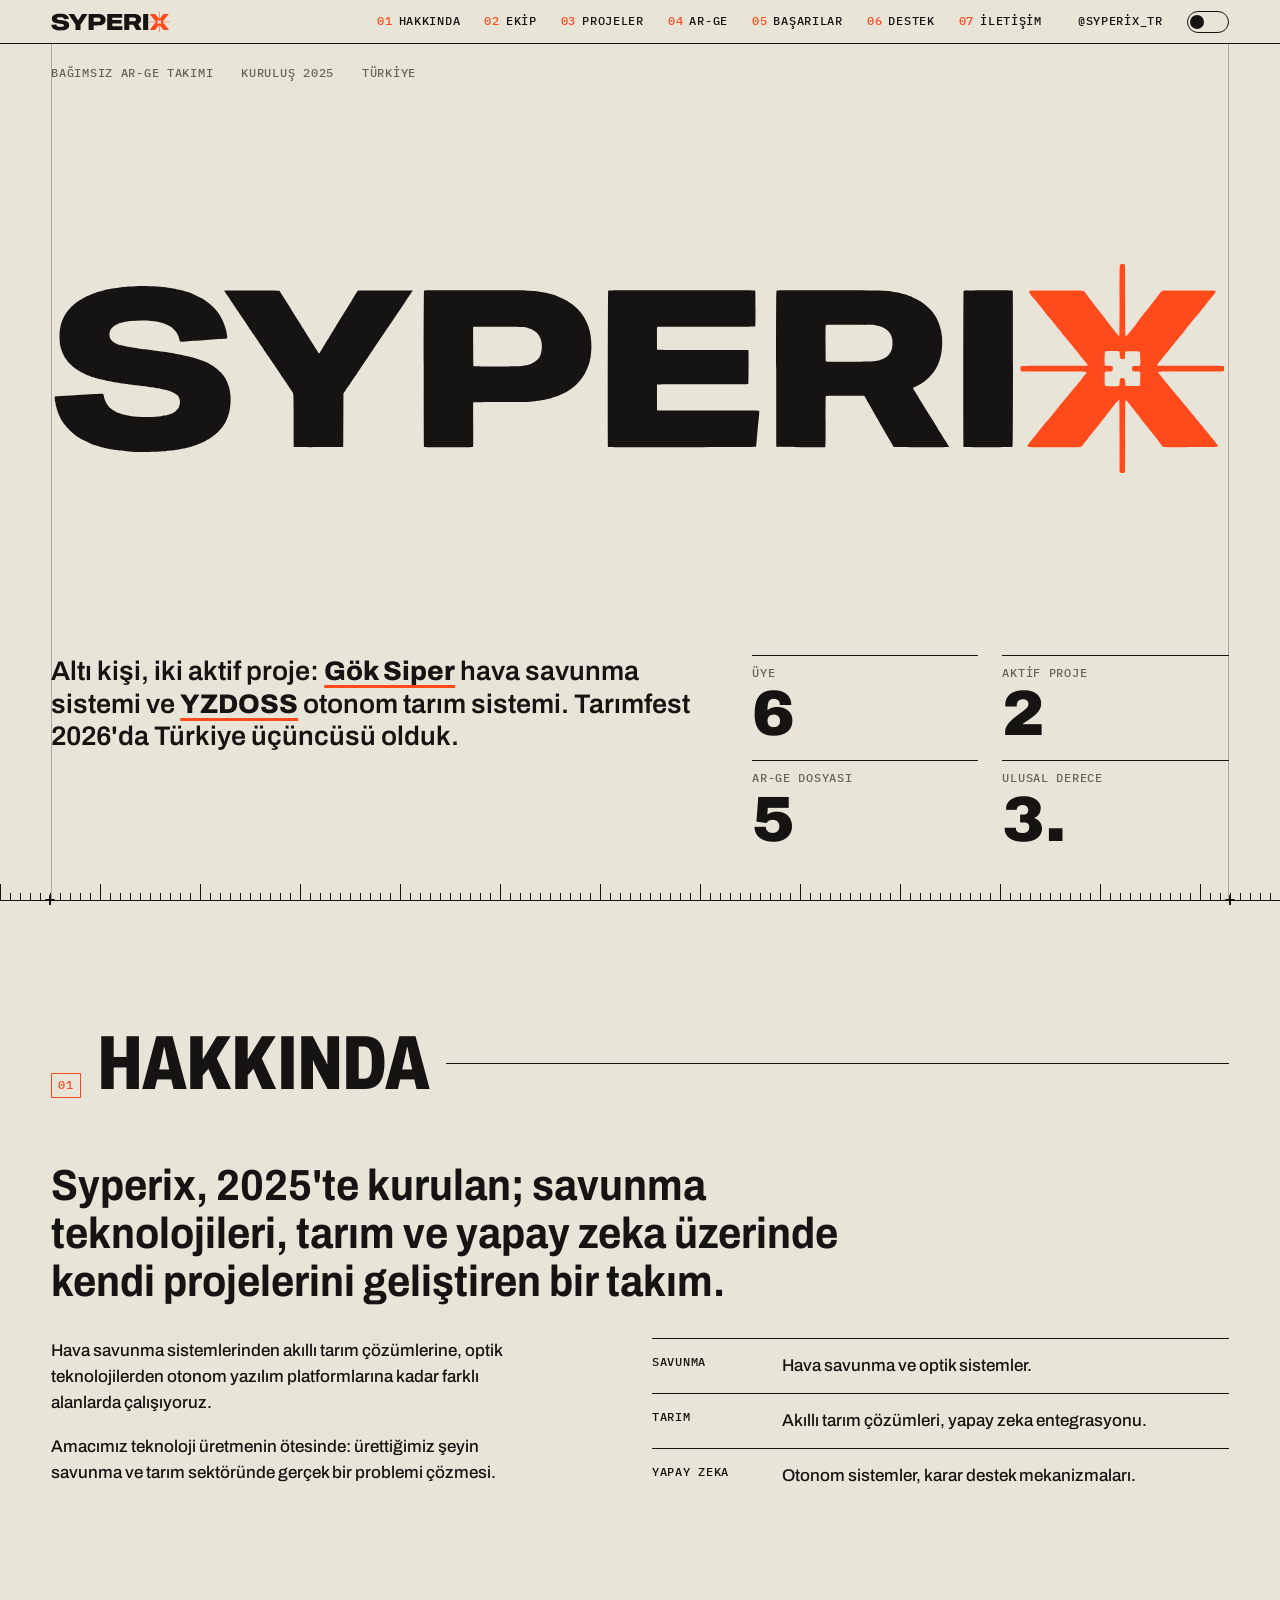
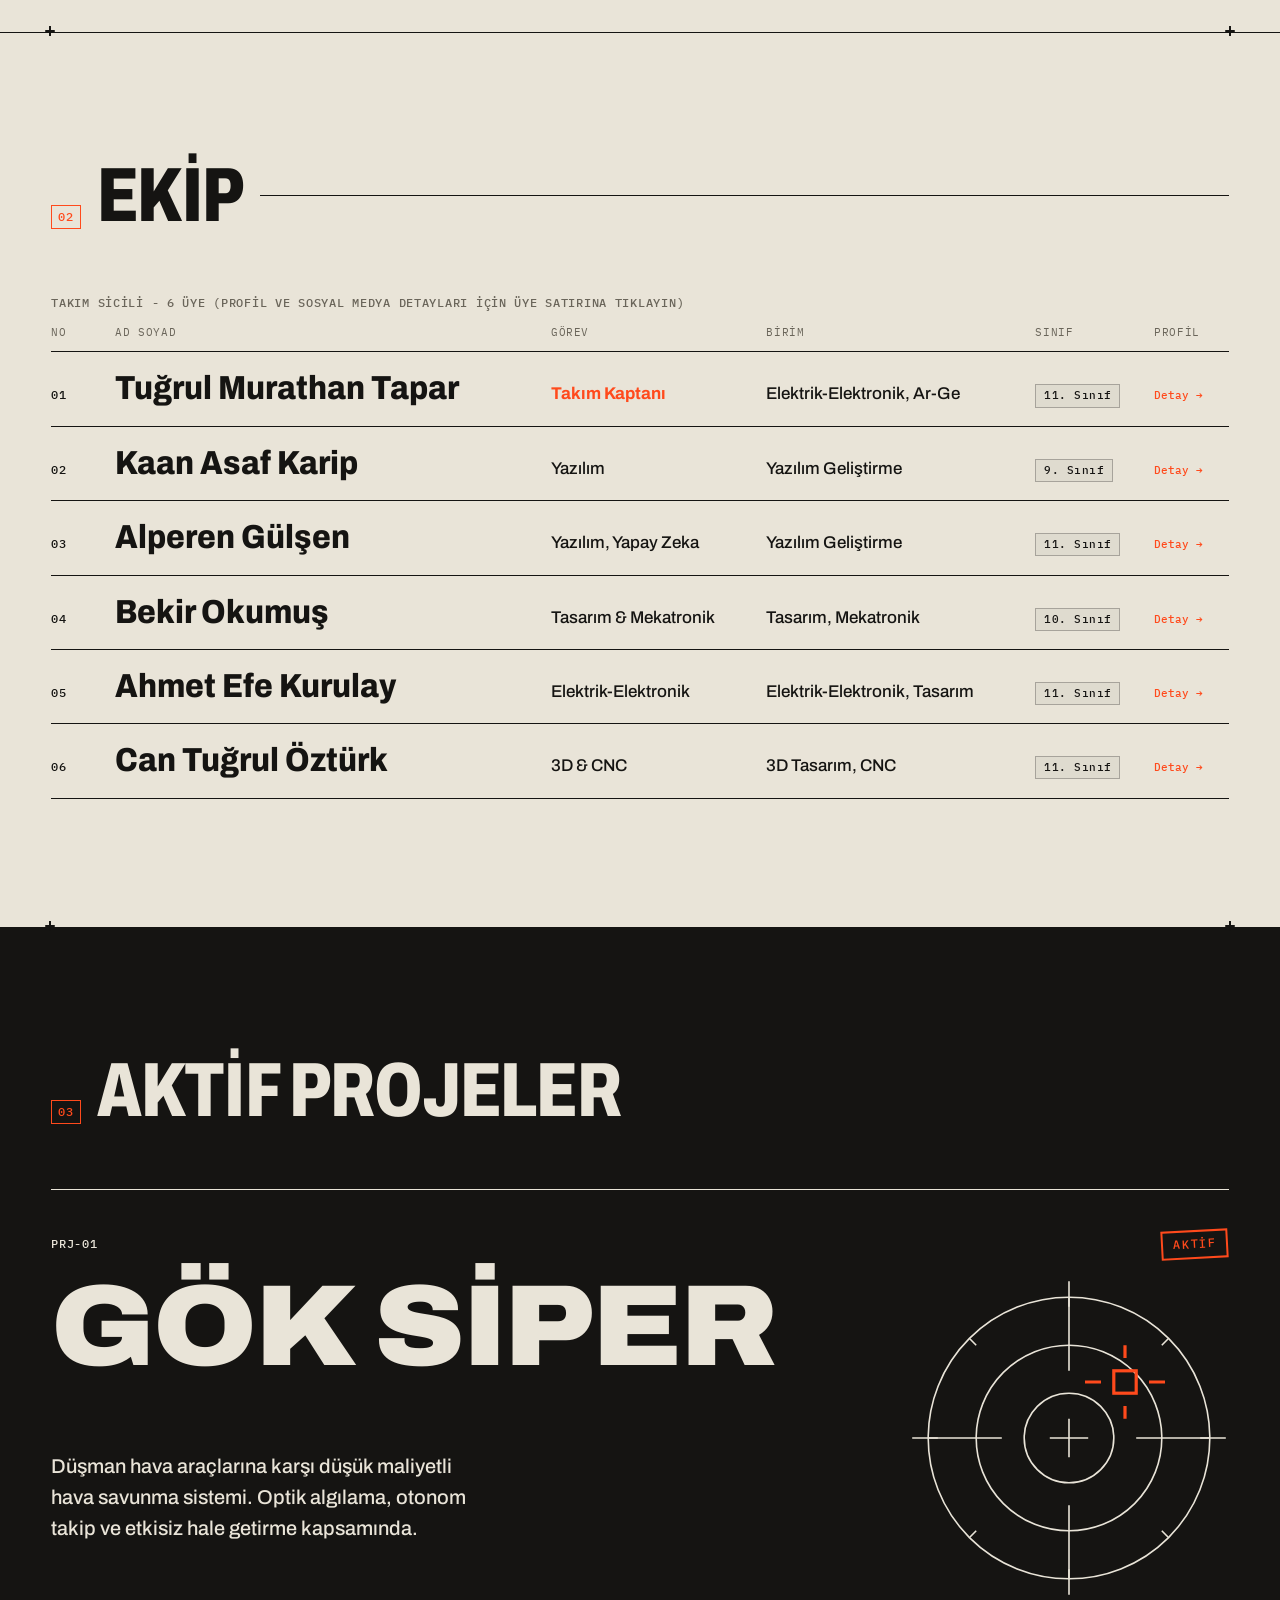
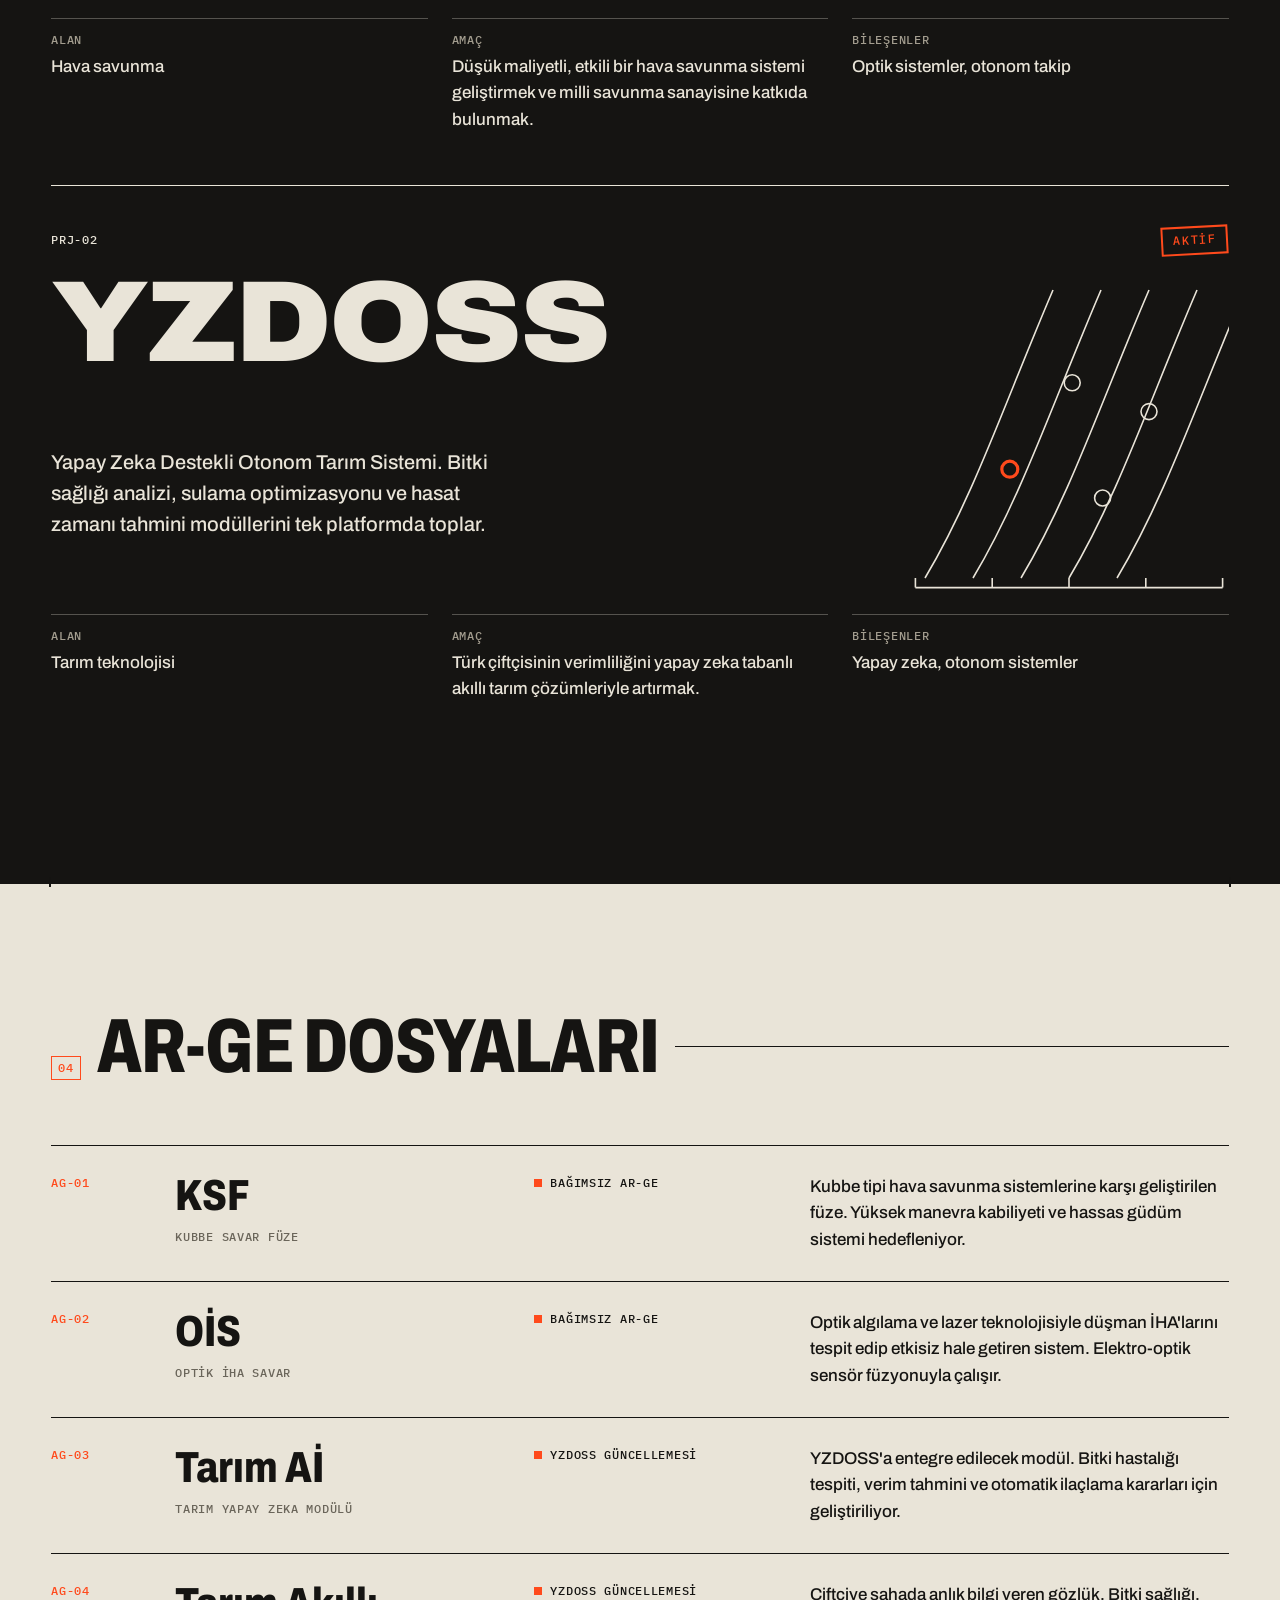
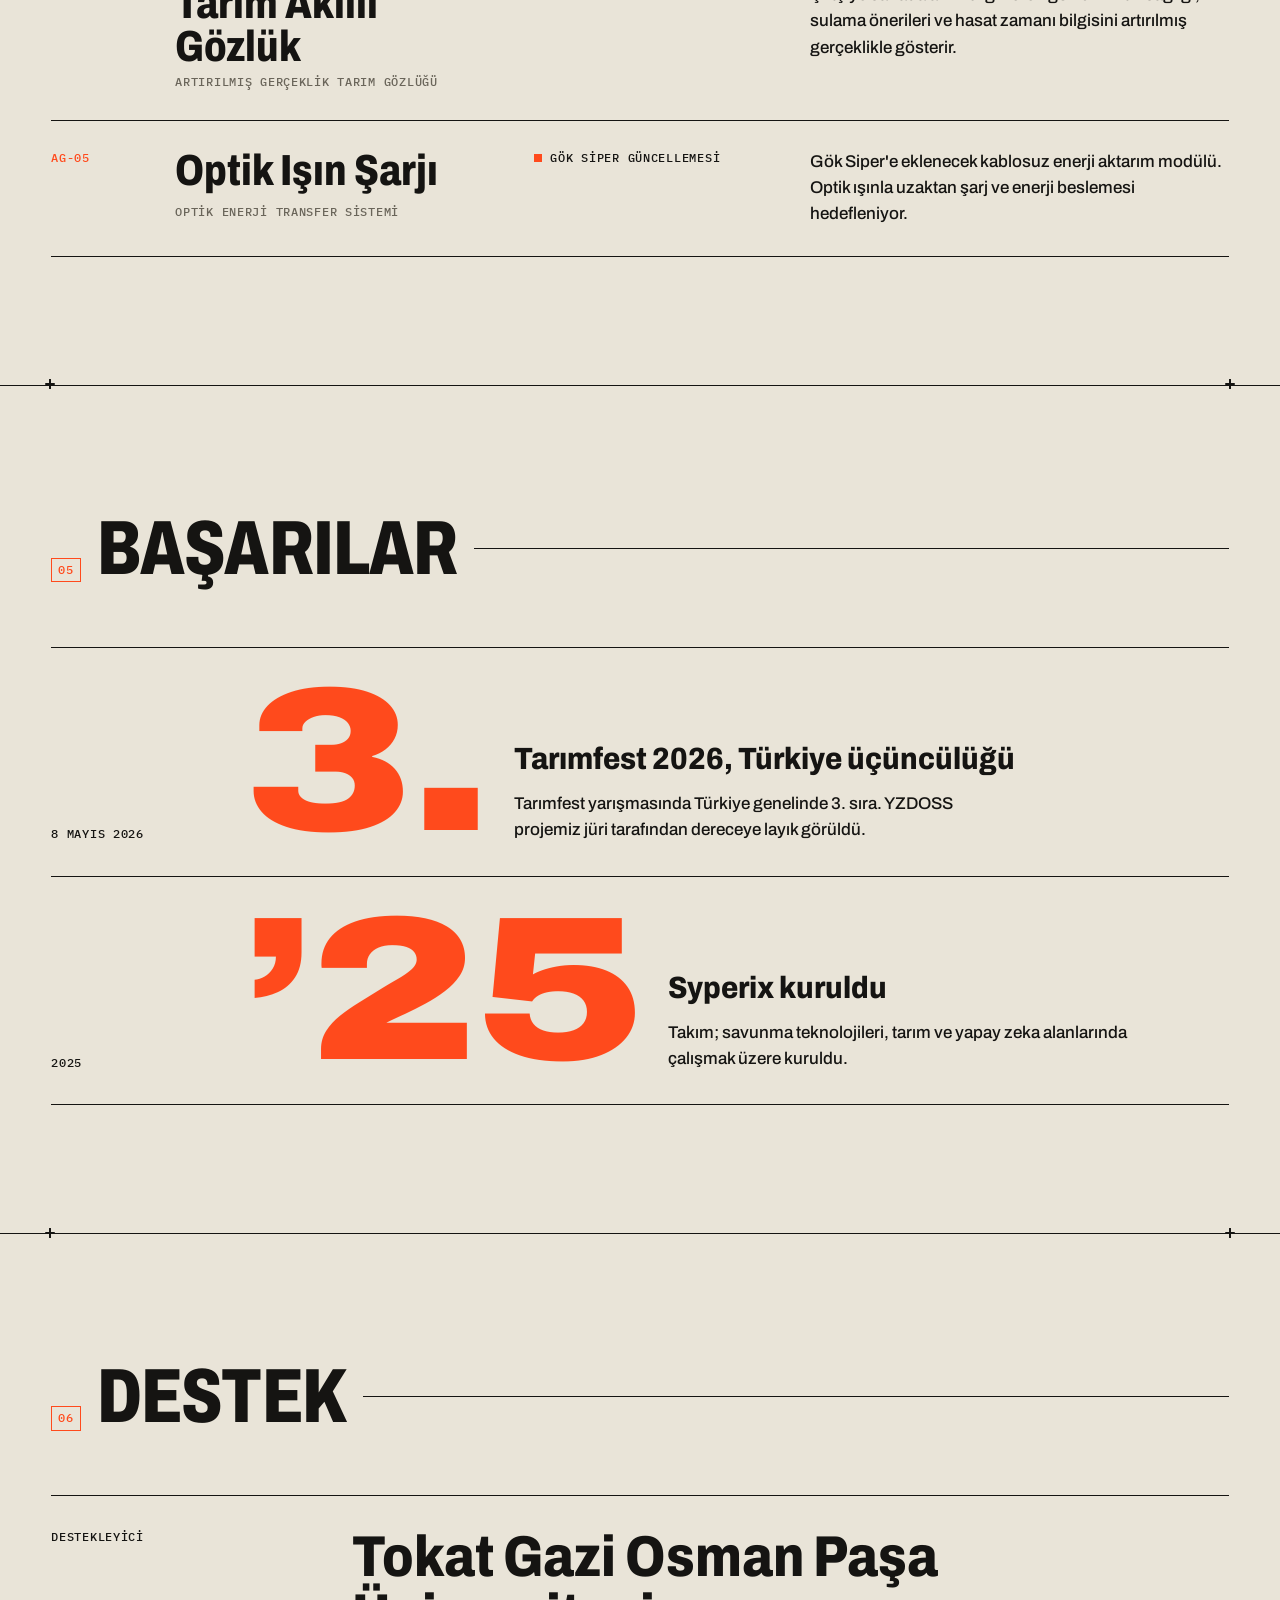
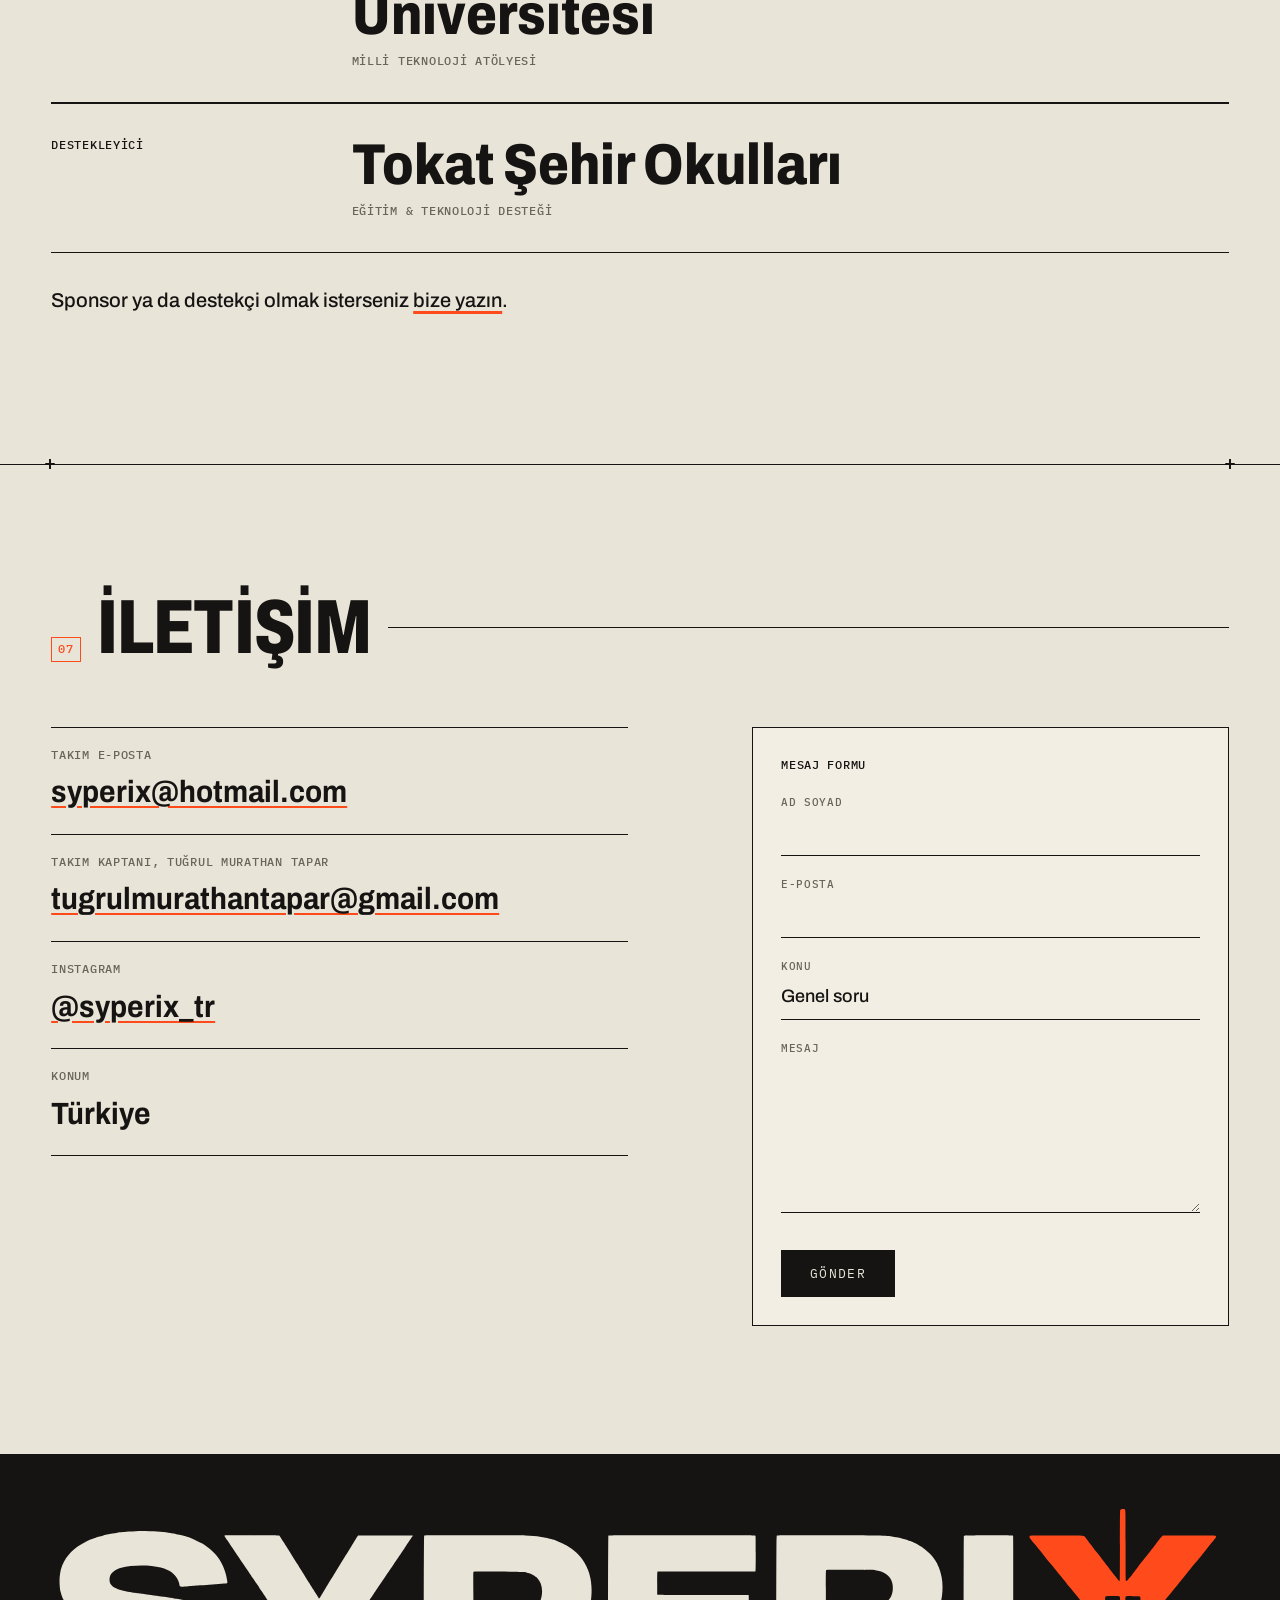
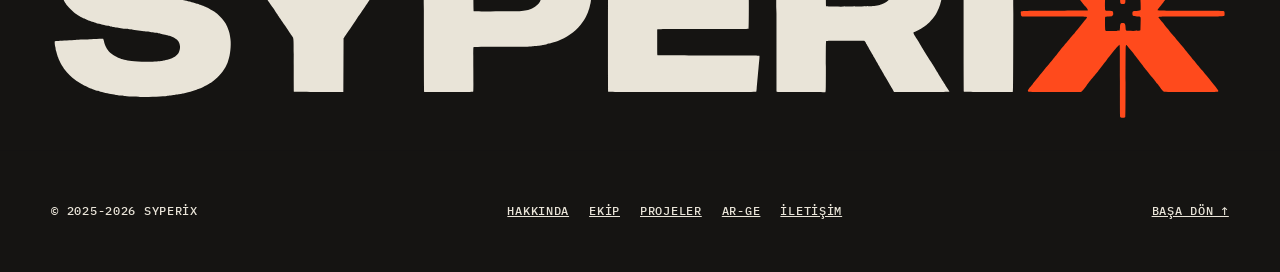
<file: index.html>
<!DOCTYPE html>
<html lang="tr">
<head>
  <meta charset="UTF-8">
  <meta name="viewport" content="width=device-width, initial-scale=1.0">
  <meta name="description" content="Syperix - savunma, tarım teknolojileri ve yapay zeka alanında Ar-Ge yapan bağımsız takım. Gök Siper ve YZDOSS projeleri.">
  <meta name="theme-color" content="#e9e4d8">
  <title>Syperix - Ar-Ge Takımı</title>
  <link rel="preconnect" href="https://fonts.googleapis.com">
  <link rel="preconnect" href="https://fonts.gstatic.com" crossorigin>
  <link href="https://fonts.googleapis.com/css2?family=Archivo:wdth,wght@62..125,500..900&family=IBM+Plex+Mono:wght@400;500&display=swap" rel="stylesheet">
  <link rel="icon" type="image/svg+xml" href="assets/favicon.svg">
  <link rel="stylesheet" href="style.css?v=3">
  <link rel="stylesheet" href="intro.css?v=3">
  <script>(function(){var d=document.documentElement;d.classList.add('js');try{if((!sessionStorage.getItem('syperix-intro')||/[?&]intro/.test(location.search))&&!matchMedia('(prefers-reduced-motion: reduce)').matches&&(!location.hash||location.hash==='#top')){d.classList.add('intro');setTimeout(function(){d.classList.remove('intro','intro-run')},4500)}}catch(e){}})()</script>
</head>
<body>
  <a class="skip" href="#main">İçeriğe geç</a>

  <header class="bar">
    <a class="bar-brand" href="#top" aria-label="Syperix, başa dön"><img src="assets/syperix-logo.svg" alt="" width="119" height="22"></a>
    <nav class="bar-nav" id="barNav" aria-label="Bölümler">
      <a href="#about"><b>01</b> Hakkında</a>
      <a href="#team"><b>02</b> Ekip</a>
      <a href="#projects"><b>03</b> Projeler</a>
      <a href="#rnd"><b>04</b> Ar-Ge</a>
      <a href="#achievements"><b>05</b> Başarılar</a>
      <a href="#supporters"><b>06</b> Destek</a>
      <a href="#contact"><b>07</b> İletişim</a>
    </nav>
    <a class="bar-ig" href="https://instagram.com/syperix_tr" target="_blank" rel="noopener">@syperix_tr</a>
    <button class="theme-toggle" id="themeToggle" type="button" aria-label="Tema değiştir" title="Koyu/Açık Mod">
      <span class="theme-toggle-track"><span class="theme-toggle-thumb"></span></span>
    </button>
    <button class="bar-toggle" id="navToggle" type="button" aria-expanded="false" aria-controls="barNav">Menü</button>
  </header>

  <main id="main">

    <!-- HERO -->
    <section class="hero" id="top">
      <div class="hero-field" id="heroField" aria-hidden="true">
        <i class="xh-v"></i><i class="xh-h"></i>
        <output class="xh-out" id="xhOut">X 000 · Y 000</output>
      </div>
      <p class="hero-meta"><span>Bağımsız Ar-Ge takımı</span><span>Kuruluş 2025</span><span>Türkiye</span></p>
      <h1 class="wordmark" aria-label="Syperix"><svg class="logo" viewBox="0 0 1285 237" preserveAspectRatio="xMinYMid meet" aria-hidden="true" focusable="false"><path class="ch" style="--i:0" fill-rule="evenodd" d="M97 209.6C96.11 209.54 92.17 209.33 88.25 209.13C84.33 208.92 80.51 208.64 79.75 208.51C78.99 208.37 77.1 208.15 75.54 208.01C73.99 207.88 71.85 207.6 70.79 207.4C69.74 207.19 68.09 206.91 67.12 206.76C62.77 206.11 55.91 204.57 52.62 203.49C51.8 203.22 50.9 203 50.62 202.99C50.35 202.99 49.67 202.77 49.12 202.5C48.58 202.23 47.9 202.01 47.62 202.01C47.34 202 46.7 201.78 46.18 201.5C45.67 201.22 45.12 201 44.97 201C44.81 201 44.16 200.76 43.53 200.47C42.89 200.18 41.92 199.74 41.38 199.49C40.02 198.88 35.22 196.53 34.75 196.25C34.54 196.13 33.53 195.56 32.5 194.98C30.92 194.1 27.78 192.12 26.88 191.44C21.82 187.6 18.07 183.9 14.6 179.32C14.14 178.72 13.25 177.39 11.51 174.75C10.89 173.81 8 167.83 8 167.49C8 167.33 7.83 166.85 7.63 166.41C7.27 165.66 6.89 164.46 6.23 162C6.07 161.38 5.72 160.15 5.47 159.27C5.21 158.39 5 157.32 5 156.89C5 156.46 4.83 155.49 4.62 154.74C4.11 152.88 3.85 149.13 4.21 148.9C4.66 148.62 9.64 148.28 17.18 148.01C21.05 147.87 25.27 147.64 26.55 147.51C27.83 147.37 31.57 147.15 34.88 147.01C38.17 146.87 42.17 146.63 43.75 146.49C48.03 146.1 56.32 145.8 56.77 146.03C57.01 146.15 57.33 147.01 57.61 148.3C58.99 154.67 62.03 159.79 66.02 162.5C66.32 162.71 66.86 163.1 67.22 163.39C68.62 164.48 73.23 167 73.85 167C74 167 74.41 167.15 74.75 167.32C76.64 168.3 81.88 169.56 87.88 170.5C94.41 171.53 114.15 171.47 120 170.41C121.17 170.2 122.74 169.91 123.5 169.78C128.11 168.93 133.36 167.03 135.41 165.46C136.35 164.74 138.75 162.2 139.1 161.56C141.67 156.86 141.23 151.45 137.96 147.71C136.5 146.05 131.67 143.44 129.01 142.87C128.53 142.77 127.97 142.59 127.76 142.47C127.55 142.35 126.64 142.09 125.75 141.89C123.89 141.48 122.47 141.16 119.62 140.48C118.51 140.21 117.3 140 116.92 140C116.54 140 115.4 139.83 114.38 139.62C113.37 139.41 111.26 139.08 109.7 138.88C108.15 138.69 106.09 138.42 105.12 138.28C104.16 138.13 102.47 137.91 101.38 137.78C98.88 137.47 95.74 137.09 93.12 136.77C92.03 136.63 90.34 136.41 89.38 136.28C88.41 136.14 86.61 135.91 85.38 135.77C84.14 135.63 82.39 135.4 81.5 135.27C80.61 135.13 78.24 134.79 76.25 134.5C74.26 134.2 72.01 133.86 71.25 133.73C70.49 133.6 68.81 133.32 67.5 133.11C66.19 132.91 64.96 132.67 64.75 132.6C64.54 132.52 63.31 132.24 62 131.99C58.48 131.3 57.05 130.99 55.25 130.5C54.36 130.26 53.12 129.94 52.5 129.78C49.12 128.92 48.33 128.7 47.88 128.48C47.6 128.35 46.81 128.09 46.12 127.9C44.69 127.49 42.85 126.85 42.12 126.49C41.85 126.35 41.29 126.14 40.88 126.01C39.63 125.63 37.23 124.58 36.93 124.28C36.78 124.13 36.52 124 36.35 124C35.91 124 30.83 121.28 28.97 120.06C27.2 118.88 26.75 118.55 25.12 117.28C23.3 115.85 19.45 112.08 18.07 110.37C17.63 109.82 16.99 109.02 16.64 108.59C16.29 108.16 16 107.72 16 107.61C16 107.5 15.82 107.22 15.6 106.97C15.17 106.5 14.78 105.81 13.66 103.56C12.31 100.84 11.69 99.28 11.2 97.38C11.06 96.83 10.79 95.92 10.6 95.38C9.45 91.98 8.91 81.93 9.61 77C10.25 72.52 11.03 68.98 11.62 67.85C11.83 67.45 12 66.92 12 66.67C12 66.43 12.22 65.81 12.48 65.3C12.75 64.79 13.32 63.64 13.74 62.75C14.17 61.86 14.74 60.79 15.01 60.38C15.27 59.96 15.67 59.3 15.89 58.9C16.12 58.5 16.4 58.05 16.52 57.9C21.58 51.67 23.81 49.38 27.62 46.51C28.18 46.09 28.74 45.67 28.88 45.56C29.01 45.45 29.69 45 30.38 44.56C31.06 44.11 31.83 43.61 32.07 43.44C32.7 43 35.07 41.67 37.12 40.61C38.09 40.12 39.16 39.57 39.5 39.39C40.09 39.08 40.73 38.79 43.57 37.53C44.23 37.24 44.9 37 45.07 37C45.24 37 45.66 36.85 46 36.68C46.34 36.5 47.64 36.04 48.88 35.64C50.11 35.25 51.77 34.72 52.56 34.47C53.35 34.21 54.19 34 54.42 34C54.65 34 55.52 33.79 56.36 33.53C58.46 32.88 63.35 31.8 66.88 31.22C67.7 31.09 69.56 30.76 71 30.5C72.44 30.24 74.53 29.96 75.62 29.88C76.72 29.79 78.08 29.62 78.64 29.5C80.75 29.02 98.24 28.19 103 28.33C115.25 28.7 124.55 29.45 130.12 30.52C131.5 30.78 132.89 31 133.22 31C133.87 31 137.29 31.75 140.18 32.52C141.18 32.78 142.18 33 142.41 33C142.84 33 143.83 33.29 148.25 34.71C151.35 35.71 152.7 36.19 153.66 36.64C154.1 36.84 154.53 37 154.64 37C154.94 37 163.26 41.02 164.62 41.82C172.54 46.48 180.79 54.24 184.09 60.12C184.33 60.54 184.73 61.21 185 61.62C186.22 63.52 188.48 68.46 189.36 71.16C191.03 76.25 191.5 78.2 192.22 83.1C192.6 85.62 192.54 85.67 189.32 85.86C187.84 85.94 185.22 86.12 183.5 86.26C181.78 86.39 178.74 86.62 176.75 86.76C174.76 86.89 171.78 87.12 170.12 87.26C168.47 87.4 165.61 87.62 163.75 87.75C161.89 87.88 158.69 88.1 156.62 88.24C154.56 88.39 151.58 88.61 150 88.73C140.57 89.48 140.44 89.46 140.14 87.32C139.79 84.87 138.41 81.54 136.69 78.97C133.09 73.61 128 70.42 119.62 68.27C107.81 65.24 87.79 65.38 76.62 68.56C73.59 69.42 71.79 70.23 69.29 71.84C67.56 72.95 65.6 75.07 64.73 76.79C63.61 78.97 63.49 83.33 64.48 85.38C65.16 86.76 67.88 89.57 69.09 90.13C69.52 90.33 70.04 90.6 70.25 90.73C71.4 91.46 74.43 92.59 76.75 93.14C82.91 94.6 89.38 95.83 92.58 96.13C93.51 96.22 94.64 96.4 95.08 96.52C95.52 96.65 97.17 96.87 98.75 97.01C100.33 97.16 102.02 97.38 102.5 97.51C102.98 97.64 104.67 97.87 106.25 98.02C107.83 98.16 109.6 98.39 110.17 98.51C110.75 98.64 112.44 98.85 113.93 98.98C115.42 99.11 117.59 99.39 118.75 99.6C119.92 99.8 121.78 100.09 122.88 100.23C123.97 100.38 125.63 100.61 126.56 100.75C127.49 100.89 128.95 101.1 129.81 101.23C133.8 101.82 135.28 102.07 137.3 102.52C138.49 102.78 139.72 103 140.04 103C140.56 103 141.32 103.17 146.38 104.38C147.34 104.61 148.69 104.9 149.37 105.02C150.06 105.14 150.92 105.36 151.28 105.51C151.64 105.66 152.6 105.94 153.4 106.12C154.21 106.31 155.66 106.7 156.62 107C157.59 107.3 158.94 107.7 159.62 107.9C160.31 108.09 161.23 108.42 161.66 108.63C162.1 108.83 162.6 109 162.79 109.01C162.97 109.01 163.57 109.23 164.12 109.5C164.68 109.77 165.3 109.99 165.51 109.99C165.72 110 166.11 110.15 166.38 110.34C166.65 110.53 167.16 110.77 167.5 110.87C169.21 111.4 175.08 114.5 178.39 116.63C180.14 117.76 182.18 119.54 184.82 122.25C187.24 124.73 188.25 126.03 190.47 129.5C191.17 130.59 193 134.54 193 134.96C193 135.11 193.21 135.72 193.47 136.31C194.5 138.64 195.07 141.26 195.79 147C196.57 153.27 195.43 164.33 193.48 169.38C193.22 170.07 193 170.79 193 170.98C193 171.17 192.76 171.84 192.47 172.47C192.18 173.11 191.72 174.13 191.44 174.75C188.6 181 183.22 187.46 177 192.1C174.5 193.96 174.39 194.04 172.85 194.94C172.31 195.26 171.54 195.73 171.12 196C170.71 196.26 169.53 196.91 168.5 197.44C167.47 197.97 166.4 198.53 166.12 198.68C165.67 198.92 163.35 199.99 162.12 200.52C161.85 200.64 161.18 200.9 160.62 201.09C160.07 201.29 159.23 201.59 158.75 201.76C156.84 202.46 155.29 202.97 153.62 203.45C148.97 204.81 147.58 205.16 144.25 205.78C143.49 205.92 141.9 206.25 140.7 206.52C139.51 206.78 138.16 207 137.7 207C137.25 207.01 136.19 207.17 135.36 207.37C134.52 207.56 132.4 207.85 130.64 208C128.88 208.15 126.86 208.38 126.16 208.52C123.33 209.06 101.53 209.86 97 209.6Z"/><path class="ch" style="--i:1" fill-rule="evenodd" d="M264.92 204.08C264.83 203.99 264.75 191.01 264.75 175.24C264.75 143.06 264.95 146.18 262.7 142.89C261.97 141.82 261.21 140.69 261 140.37C260.05 138.92 254.61 130.85 254.44 130.62C254.33 130.49 253.94 129.93 253.58 129.38C253.21 128.82 252.57 127.88 252.14 127.29C251.72 126.69 251.21 125.95 251 125.64C250.79 125.33 250.29 124.58 249.88 123.98C249.47 123.37 249.02 122.69 248.88 122.46C248.74 122.23 248.26 121.52 247.81 120.88C247.37 120.25 247 119.64 247 119.53C247 119.42 246.78 119.12 246.5 118.88C246.22 118.63 246 118.34 246 118.23C246 118.13 245.21 116.88 244.25 115.46C243.28 114.04 242.08 112.26 241.57 111.5C241.06 110.74 240.58 110.07 240.5 110C240.43 109.93 239.58 108.69 238.63 107.25C237.68 105.81 236.67 104.33 236.39 103.97C236.1 103.61 235.74 103.11 235.57 102.85C235.4 102.59 234.98 101.95 234.63 101.44C234.28 100.92 233.72 100.08 233.38 99.56C233.04 99.05 232.67 98.51 232.56 98.38C232.45 98.24 232.01 97.56 231.57 96.88C231.13 96.19 230.42 95.12 230 94.5C228.99 93.03 227.78 91.2 227 90C226.66 89.47 225.73 88.1 224.94 86.95C223.28 84.55 222.23 83 221.88 82.45C221.22 81.43 219.63 79.11 219.5 79C219.42 78.93 218.97 78.26 218.5 77.5C218.03 76.74 217.58 76.07 217.5 76C217.42 75.93 216.1 73.96 214.56 71.62C213.02 69.29 211.67 67.26 211.57 67.12C211.46 66.99 211.04 66.37 210.63 65.75C210.22 65.13 209.66 64.33 209.38 63.97C209.1 63.61 208.74 63.11 208.56 62.85C208.39 62.59 207.89 61.83 207.44 61.17C206.99 60.51 206.34 59.53 206 59C205.66 58.47 202.7 54.06 199.44 49.21C196.17 44.35 192.97 39.58 192.31 38.6C191.66 37.63 191.01 36.66 190.88 36.46C189.24 34.03 189.03 33.64 189.24 33.39C189.41 33.19 197.62 33.13 219.1 33.17C247.3 33.22 248.75 33.25 249.17 33.68C249.42 33.93 250.01 34.75 250.48 35.5C252.54 38.78 253.13 39.71 254.04 41.07C254.57 41.87 255 42.57 255 42.64C255 42.71 255.21 43.08 255.47 43.45C255.88 44.04 257.72 46.9 259.37 49.5C260.42 51.15 261.49 52.88 262 53.75C262.28 54.23 262.73 54.96 263 55.38C263.27 55.79 263.72 56.52 264 57C264.28 57.48 264.73 58.21 265 58.62C265.27 59.04 265.67 59.7 265.89 60.1C266.12 60.5 266.41 60.95 266.53 61.1C266.75 61.36 267.26 62.16 269.13 65.12C269.56 65.81 270.13 66.71 270.39 67.12C271.18 68.37 271.35 68.64 271.94 69.65C272.26 70.19 272.73 70.96 273 71.38C273.27 71.79 273.72 72.52 274 73C274.28 73.48 274.96 74.55 275.5 75.38C276.04 76.2 276.72 77.27 277 77.75C277.28 78.23 277.73 78.96 278 79.38C278.27 79.79 278.72 80.52 279 81C279.28 81.48 279.73 82.21 280 82.62C280.27 83.04 280.67 83.71 280.9 84.12C281.13 84.54 281.4 84.93 281.5 85C281.6 85.07 281.89 85.51 282.15 85.97C282.83 87.18 285.11 90.73 286.53 92.8C286.79 93.17 287 93.54 287 93.61C287 93.68 287.43 94.38 287.96 95.18C290.43 98.88 291.7 100.92 291.86 101.44C292.2 102.55 292.84 102.06 294.25 99.6C295.01 98.28 295.82 96.91 296.06 96.54C296.29 96.17 296.72 95.48 297 95C297.28 94.52 297.73 93.79 297.99 93.38C298.26 92.96 298.94 91.84 299.5 90.88C300.07 89.91 301.03 88.34 301.63 87.38C302.9 85.34 303.05 85.1 304.36 82.83C304.9 81.89 305.69 80.61 306.11 79.99C307.09 78.54 307.27 78.24 308.5 76.12C309.07 75.16 309.74 74.04 310.01 73.62C310.27 73.21 310.72 72.48 311 72C311.28 71.52 311.73 70.79 312 70.38C312.27 69.96 312.72 69.23 313 68.75C313.28 68.27 313.73 67.54 314 67.12C314.27 66.71 314.72 65.98 315 65.5C315.28 65.02 315.71 64.32 315.94 63.96C316.18 63.59 316.88 62.48 317.5 61.5C318.12 60.52 318.82 59.41 319.06 59.04C319.59 58.21 320.51 56.65 320.98 55.78C321.17 55.42 321.41 55.07 321.5 55C321.6 54.93 321.87 54.54 322.1 54.12C322.33 53.71 322.73 53.04 323 52.62C323.27 52.21 323.72 51.48 324 51C324.28 50.52 324.64 49.91 324.82 49.64C326.32 47.28 327.1 46.01 328.45 43.71C329.05 42.7 330.03 41.09 330.64 40.12C331.25 39.16 331.82 38.21 331.92 38C332.01 37.79 332.28 37.34 332.51 37C332.74 36.66 333.34 35.73 333.85 34.95C334.35 34.16 334.86 33.46 334.98 33.39C335.29 33.2 394.48 33.14 394.67 33.33C394.75 33.42 394.67 33.67 394.48 33.9C394.3 34.12 394.03 34.51 393.88 34.76C393.59 35.27 385.74 46.99 385.44 47.38C385.21 47.66 383.92 49.58 383 51C382.08 52.42 378.79 57.33 378.56 57.62C378.38 57.85 374.91 62.99 374 64.38C372.21 67.1 369.58 70.94 369.32 71.21C369.14 71.39 369 71.63 369 71.75C369 71.86 368.58 72.5 368.06 73.18C367.55 73.85 367.01 74.58 366.88 74.8C366.45 75.49 353.35 95 351.88 97.12C351.12 98.22 347.38 103.79 343.57 109.5C339.76 115.21 336.59 119.93 336.51 120C336.38 120.12 334.69 122.58 334.12 123.47C333.82 123.95 332.8 125.46 331.82 126.89C331.44 127.45 331.01 128.09 330.88 128.3C330.22 129.34 322.16 141.28 321.37 142.38C320.89 143.06 320.18 144.07 319.8 144.62L319.12 145.62L319 174.88L318.88 204.12L291.98 204.19C277.19 204.22 265.01 204.18 264.92 204.08Z"/><path class="ch" style="--i:2" fill-rule="evenodd" d="M407.09 204.12C406.6 203.77 406.57 33.51 407.06 33.21C407.49 32.95 509.44 32.97 517 33.24C523.62 33.48 529.92 34.01 533.27 34.6C537.86 35.41 538.42 35.51 539.75 35.78C540.51 35.94 541.86 36.26 542.75 36.5C543.64 36.74 544.83 37.05 545.38 37.2C547.99 37.89 551.25 38.98 552.62 39.61C553.04 39.8 554.11 40.26 555 40.64C556.7 41.35 560.86 43.34 561.5 43.75C561.71 43.88 562.53 44.35 563.33 44.8C570.11 48.61 576.56 54.62 580.59 60.88C582.36 63.61 582.34 63.59 583.59 66.12C585.03 69.06 587 73.83 587 74.38C586.99 74.51 587.22 75.36 587.49 76.25C589.02 81.31 589.87 88.73 589.68 95.38C589.53 100.3 588.94 106.14 588.4 107.96C588.21 108.6 587.94 109.69 587.8 110.38C587.42 112.17 586.8 114.25 586.37 115.16C586.17 115.6 586 116.1 586 116.29C586 116.48 585.77 117.05 585.5 117.57C585.23 118.08 585 118.62 585 118.78C585 119.04 582.81 123.59 582.18 124.62C576.54 133.93 568.74 141.08 559.5 145.41C554.07 147.95 551.07 149.16 548.38 149.9C547.69 150.09 546.9 150.36 546.62 150.49C546.35 150.63 545.39 150.91 544.5 151.11C543.61 151.31 541.92 151.7 540.75 151.99C539.58 152.27 537.95 152.62 537.12 152.77C536.3 152.91 534.67 153.2 533.5 153.41C532.33 153.61 530.08 153.89 528.5 154.02C526.92 154.15 524.84 154.39 523.88 154.55C522.66 154.74 512.83 154.86 491.63 154.93C472.39 154.99 461.03 155.12 460.85 155.27C460.62 155.46 460.59 161.34 460.69 179.57C460.81 200.65 460.78 203.67 460.45 203.94C459.97 204.33 407.62 204.52 407.09 204.12ZM508.75 116.01C515.59 115.75 519.38 115.1 523.5 113.5C525.52 112.71 525.79 112.57 527.98 111.15C528.97 110.51 531.71 107.92 532.38 106.98C533.76 105.07 534.63 102.65 535.27 99C536.6 91.46 534.7 83.93 530.39 79.61C528.76 77.99 523.88 75 522.85 75C522.64 75 522.14 74.83 521.74 74.62C521.34 74.41 520.24 74.08 519.32 73.89C518.39 73.7 517.17 73.4 516.62 73.23C515.16 72.77 461.63 72.49 460.99 72.93C460.57 73.23 460.56 74.39 460.68 94.56C460.77 110.16 460.88 115.92 461.09 116.06C461.49 116.31 501.87 116.27 508.75 116.01Z"/><path class="ch" style="--i:3" fill-rule="evenodd" d="M607.97 204.08C607.54 203.58 607.61 33.49 608.03 33.23C608.22 33.1 643.35 33.01 688.06 33.01C767.3 33 767.76 33.01 768.25 33.5C768.74 33.99 768.75 34.36 768.75 52.89C768.75 65.44 768.66 71.95 768.49 72.27C768.24 72.74 767.38 72.75 715.14 72.75C685.93 72.75 661.86 72.82 661.65 72.9C661.29 73.04 661.25 74.37 661.25 85.41L661.25 97.76L661.9 98.01C662.32 98.17 680.01 98.25 711.66 98.25C738.68 98.24 760.89 98.31 761.02 98.38C761.39 98.62 761.33 134.82 760.95 135.2C760.72 135.43 749.41 135.5 711.59 135.5C680.32 135.5 662.3 135.59 661.89 135.74L661.25 135.99L661.25 149.97C661.25 162.48 661.29 163.96 661.65 164.1C661.86 164.18 686.89 164.25 717.26 164.25C771.01 164.25 772.49 164.26 772.73 164.72C772.9 165.03 772.91 166.04 772.76 167.66C772.52 170.22 772.21 173.57 771.74 178.5C771.47 181.44 771.16 184.71 770.76 189.12C770.63 190.5 770.41 192.86 770.27 194.38C770.12 195.89 769.9 198.57 769.78 200.34C769.63 202.5 769.44 203.67 769.2 203.9C768.73 204.38 608.36 204.56 607.97 204.08Z"/><path class="ch" style="--i:4" fill-rule="evenodd" d="M817.93 204.25C798.51 204.16 791.69 204.05 791.55 203.84C791.46 203.68 791.38 165.33 791.38 118.63C791.38 34.21 791.38 33.71 791.87 33.35C792.3 33.03 799.05 32.99 842.62 33.02C902.79 33.07 911.69 33.25 918.69 34.6C919.75 34.8 921.3 35.09 922.12 35.24C924.58 35.67 926.28 36.04 928 36.5C931.3 37.38 931.9 37.54 933.25 37.92C934.01 38.14 934.85 38.46 935.12 38.65C935.39 38.84 935.8 39 936.03 39C936.25 39 937.1 39.29 937.91 39.65C938.71 40.01 939.88 40.53 940.5 40.81C942.39 41.65 946.07 43.5 947.12 44.13C947.67 44.46 948.3 44.82 948.51 44.93C952.1 46.82 958.88 52.74 961.92 56.67C964.14 59.53 967 64.1 967 64.79C967 64.92 967.21 65.44 967.48 65.95C968.33 67.6 969 69.17 969.01 69.53C969.01 69.72 969.23 70.33 969.5 70.88C969.77 71.42 969.99 72.04 969.99 72.23C970 72.43 970.22 73.33 970.48 74.23C973.92 85.94 972.99 102.84 968.33 113C968.11 113.48 967.71 114.38 967.43 115C967.15 115.62 966.83 116.29 966.71 116.5C966.59 116.71 966.27 117.33 965.99 117.88C963.67 122.47 957.2 129.76 953 132.5C952.69 132.71 952.14 133.1 951.78 133.38C950.7 134.2 949.53 135 949.4 135C949.33 135 948.9 135.25 948.44 135.56C947.32 136.33 942.31 138.77 941.19 139.1C940.46 139.32 940.69 140.18 942.06 142.4C942.78 143.56 943.85 145.27 944.42 146.19C945.65 148.18 947.48 151.27 947.98 152.21C948.17 152.57 948.4 152.93 948.49 153C948.58 153.07 949.02 153.74 949.46 154.5C950.4 156.11 952.88 160.21 953.24 160.75C953.38 160.96 953.75 161.56 954.06 162.1C954.63 163.08 954.75 163.27 955.61 164.62C956.41 165.9 957.15 167.07 958.13 168.62C958.65 169.45 959.51 170.78 960.04 171.57C960.57 172.37 961 173.09 961 173.18C961 173.26 961.19 173.54 961.42 173.79C961.64 174.05 961.95 174.46 962.1 174.72C962.25 174.97 962.63 175.62 962.94 176.15C963.26 176.69 963.71 177.42 963.94 177.79C964.18 178.15 964.82 179.22 965.35 180.16C965.89 181.1 966.42 181.93 966.53 182.01C966.63 182.08 966.84 182.41 967 182.76C967.15 183.1 967.55 183.82 967.88 184.38C968.21 184.93 968.71 185.77 969 186.25C969.28 186.73 969.96 187.8 970.5 188.62C971.04 189.45 971.72 190.52 972 191C972.28 191.48 972.73 192.21 973 192.62C973.27 193.04 973.67 193.71 973.9 194.12C974.13 194.54 974.4 194.93 974.49 195C974.58 195.07 975.02 195.74 975.47 196.5C975.91 197.26 976.61 198.38 977.01 199C977.41 199.62 977.82 200.29 977.92 200.5C978.16 201.02 979.02 202.26 979.61 202.95C980.8 204.33 982.23 204.26 949.97 204.26C933.67 204.26 920.13 204.19 919.9 204.1C919.67 204.01 919.26 203.53 918.98 203.03C918.5 202.16 918.07 201.42 917 199.69C916.72 199.24 916.32 198.48 916.1 198C915.87 197.52 915.61 197.07 915.5 197C915.39 196.93 915.13 196.48 914.9 196C914.68 195.52 914.28 194.79 914.01 194.38C913.74 193.96 913.04 192.8 912.45 191.78C911.86 190.77 911.13 189.53 910.83 189.03C910.52 188.53 910.15 187.9 910 187.62C909.85 187.35 909.45 186.68 909.12 186.12C908.78 185.57 908.28 184.68 908 184.12C907.72 183.57 907.27 182.79 907 182.38C906.72 181.96 906.32 181.29 906.11 180.88C905.89 180.46 905.44 179.68 905.11 179.12C904.78 178.57 904.33 177.79 904.11 177.38C903.89 176.96 903.44 176.18 903.11 175.62C902.78 175.07 902.33 174.29 902.11 173.88C901.89 173.46 901.44 172.68 901.11 172.12C900.78 171.57 900.28 170.68 899.99 170.12C899.27 168.73 898.57 167.51 897.99 166.62C897.72 166.21 897.32 165.54 897.11 165.12C896.89 164.71 896.44 163.93 896.11 163.38C895.78 162.82 895.33 162.04 895.11 161.62C894.89 161.21 894.47 160.46 894.17 159.96C893.87 159.45 893.03 157.99 892.3 156.71C891.58 155.42 890.87 154.21 890.74 154C890.6 153.79 890.33 153.27 890.12 152.83C889.92 152.39 889.66 151.97 889.53 151.89C889.41 151.82 889.24 151.48 889.15 151.14C888.87 150.04 887.51 148.25 886.92 148.23C886.62 148.21 877.26 148.22 866.12 148.24C847.61 148.28 845.85 148.32 845.56 148.69C845.31 149.02 845.24 154.76 845.25 176.49C845.27 202.14 845.24 203.89 844.84 204.18C844.6 204.36 844.34 204.47 844.26 204.44C844.19 204.41 832.34 204.32 817.93 204.25ZM898 110.41C903.3 109.62 905.29 109.07 908.74 107.41C915.77 104.03 918.97 97.47 918.19 88C917.51 79.56 911.67 73.69 902.12 71.85C901.16 71.66 899.87 71.38 899.25 71.22C897.67 70.82 846.5 70.6 845.77 70.99C845.25 71.27 845.25 71.32 845.25 90.83C845.25 106.15 845.32 110.47 845.56 110.71C846.1 111.25 894.22 110.98 898 110.41Z"/><path class="ch" style="--i:5" fill-rule="evenodd" d="M995.92 204.06C995.6 203.54 995.48 34.11 995.8 33.71C996.27 33.1 1049.12 32.89 1049.51 33.5C1049.65 33.73 1049.74 65.7 1049.75 118.91C1049.75 196.22 1049.71 203.96 1049.35 204.1C1048.78 204.32 996.05 204.28 995.92 204.06Z"/><path class="ch is-x" style="--i:6" fill-rule="evenodd" d="M1167.07 232.2C1166.77 232.05 1166.4 231.58 1166.26 231.15C1166.09 230.64 1166.01 217.67 1166.03 192.5C1166.05 157.09 1166 152.93 1165.5 152.63C1165.32 152.51 1160.97 157.25 1159.89 158.74C1159.09 159.84 1158.07 161.13 1155.35 164.5C1153.97 166.22 1152.45 168.15 1151.98 168.79C1150.34 171.02 1148.19 173.82 1144.42 178.59C1143.57 179.67 1142.65 180.85 1142.38 181.21C1142.1 181.57 1141.09 182.81 1140.12 183.96C1139.16 185.12 1138.16 186.36 1137.89 186.72C1137.62 187.08 1136.77 188.11 1136 189C1134.61 190.62 1130.51 195.81 1129.69 197C1127.82 199.71 1124.72 203.44 1124 203.87C1123.13 204.37 1122.91 204.37 1095.12 204.3C1076.24 204.25 1066.9 204.14 1066.45 203.96C1065 203.4 1065.42 202.17 1068.17 198.89C1068.97 197.94 1070.23 196.36 1070.98 195.39C1071.72 194.42 1072.73 193.16 1073.23 192.59C1073.72 192.02 1074.52 191.02 1075 190.37C1075.48 189.72 1076.33 188.65 1076.88 188C1077.42 187.35 1078.33 186.23 1078.88 185.5C1079.42 184.77 1080.39 183.59 1081.03 182.87C1081.66 182.16 1082.67 180.91 1083.27 180.1C1083.87 179.29 1085.15 177.72 1086.13 176.62C1088.76 173.66 1091.43 170.46 1093.17 168.19C1094.02 167.08 1094.81 166.11 1094.92 166.03C1095.17 165.84 1096.79 163.84 1098 162.23C1099.5 160.22 1102.05 157.06 1103.89 154.93C1105.39 153.18 1107.47 150.67 1112.29 144.75C1112.79 144.13 1113.75 143.05 1114.42 142.34C1115.08 141.64 1116.19 140.35 1116.88 139.49C1117.56 138.63 1118.66 137.3 1119.32 136.54C1119.97 135.78 1120.87 134.66 1121.32 134.05C1121.76 133.44 1122.53 132.48 1123.03 131.91C1123.53 131.34 1124.6 130.02 1125.41 128.96C1126.21 127.91 1127.64 126.12 1128.57 124.99C1130.49 122.66 1130.57 122.21 1129.12 121.96C1128.57 121.86 1112.62 121.77 1093.68 121.76L1059.23 121.75L1058.61 121.14C1058.07 120.59 1058 120.31 1058 118.55C1058 115.26 1053.38 115.65 1094.96 115.5C1114.71 115.42 1130.9 115.34 1130.94 115.31C1131.42 114.86 1130.39 113.08 1128.23 110.62C1126.8 109 1122.98 104.24 1120.7 101.25C1118.18 97.96 1115.51 94.72 1110.12 88.42C1109.16 87.3 1108.06 85.92 1107.69 85.38C1107.31 84.83 1106.3 83.57 1105.44 82.58C1104.58 81.59 1103.39 80.12 1102.79 79.3C1102.2 78.49 1101.46 77.56 1101.16 77.23C1100.85 76.9 1100.14 76.01 1099.58 75.25C1099.02 74.49 1097.92 73.14 1097.14 72.25C1096.35 71.36 1095.25 70.01 1094.67 69.25C1094.1 68.49 1092.84 66.96 1091.88 65.83C1089.02 62.5 1086.34 59.26 1084.56 57C1083.64 55.83 1082.69 54.66 1082.45 54.39C1082.2 54.12 1082 53.82 1082 53.72C1082 53.61 1081.55 52.99 1081.01 52.33C1080.46 51.67 1079.59 50.59 1079.07 49.93C1078.55 49.27 1077.72 48.26 1077.23 47.68C1076.74 47.1 1075.57 45.67 1074.63 44.5C1073.7 43.33 1072.75 42.19 1072.53 41.97C1070.5 39.94 1067.25 35.54 1067.25 34.83C1067.25 34.53 1067.55 34.05 1067.91 33.77C1068.57 33.25 1068.61 33.25 1097.07 33.25C1130.1 33.25 1126.68 32.95 1128.88 36.07C1129.56 37.05 1130.47 38.25 1130.9 38.74C1131.33 39.23 1131.84 39.93 1132.03 40.29C1132.22 40.66 1132.69 41.33 1133.07 41.79C1133.86 42.72 1136.6 46.29 1137.82 47.97C1138.65 49.12 1139.75 50.49 1141.03 52C1141.44 52.48 1142.7 54.06 1143.83 55.52C1144.95 56.97 1146.13 58.49 1146.44 58.89C1148.98 62.16 1151.51 65.5 1152.18 66.47C1152.62 67.1 1153.49 68.24 1154.11 69C1154.73 69.76 1155.54 70.81 1155.9 71.35C1156.25 71.88 1157.05 72.95 1157.67 73.72C1158.29 74.49 1159.04 75.44 1159.34 75.83C1159.63 76.22 1160.3 77.03 1160.82 77.62C1161.34 78.21 1162.07 79.15 1162.45 79.7C1163.5 81.25 1165.07 83 1165.4 83C1165.57 83 1165.79 82.63 1165.89 82.19C1165.99 81.74 1166.07 64.61 1166.06 44.12C1166.05 20.76 1166.13 6.52 1166.29 5.92C1166.48 5.17 1166.71 4.88 1167.38 4.61C1168.39 4.18 1170.33 4.14 1171.04 4.52C1172.3 5.2 1172.26 3.86 1172.23 42.32C1172.21 74.06 1172.28 81.8 1172.64 82.93C1172.8 83.46 1173.6 82.95 1174.77 81.58C1175.38 80.87 1176.38 79.71 1177 78.99C1177.62 78.27 1178.66 76.95 1179.31 76.06C1179.96 75.17 1180.85 74.03 1181.27 73.53C1182.57 72.01 1185.65 67.91 1186 67.25C1186.18 66.91 1186.71 66.17 1187.17 65.62C1187.91 64.75 1190.25 61.74 1193.19 57.91C1193.71 57.24 1194.86 55.83 1195.75 54.78C1196.64 53.73 1198.19 51.81 1199.19 50.5C1200.18 49.19 1201.5 47.51 1202.12 46.75C1202.74 45.99 1203.43 45.09 1203.67 44.75C1203.9 44.41 1204.34 43.84 1204.64 43.5C1204.94 43.16 1205.84 41.92 1206.64 40.75C1207.43 39.58 1208.49 38.16 1208.98 37.59C1209.47 37.02 1210.16 36.15 1210.5 35.65C1210.84 35.15 1211.52 34.44 1212 34.06L1212.88 33.38L1241.41 33.38C1269.38 33.38 1269.96 33.38 1270.49 33.86C1271.44 34.72 1270.97 35.6 1267.33 39.75C1264.93 42.51 1264.39 43.18 1261.75 46.65C1260.86 47.82 1259.62 49.38 1259 50.11C1257.82 51.5 1256.99 52.52 1255.83 54.04C1253.85 56.62 1250.81 60.34 1249.12 62.24C1247.78 63.74 1244.95 67.19 1243.26 69.38C1242.51 70.34 1241.5 71.59 1241.01 72.15C1240.52 72.72 1239.17 74.44 1238 75.98C1235.72 78.99 1234.52 80.47 1232.97 82.25C1232.42 82.87 1230.55 85.18 1228.8 87.39C1227.05 89.6 1224.95 92.2 1224.12 93.16C1223.3 94.13 1221.56 96.24 1220.25 97.86C1218.94 99.48 1217.33 101.44 1216.66 102.22C1215.99 102.99 1214.49 104.86 1213.34 106.38C1212.18 107.89 1210.81 109.64 1210.3 110.28C1208.26 112.8 1207 114.52 1207 114.76C1207 115.45 1209.37 115.5 1243.08 115.5C1266.71 115.5 1278.18 115.59 1278.82 115.77C1280.03 116.1 1280.32 116.81 1280.2 119.09C1280.04 122.06 1284.23 121.75 1244.53 121.76C1225.61 121.77 1209.68 121.86 1209.15 121.95C1207.86 122.18 1207.8 122.52 1208.81 123.67C1209.27 124.2 1209.83 124.91 1210.05 125.25C1210.27 125.59 1211.14 126.66 1211.99 127.62C1212.84 128.59 1213.97 130 1214.5 130.77C1215.03 131.54 1216.01 132.78 1216.68 133.52C1217.36 134.27 1218.85 136.06 1220 137.5C1221.15 138.94 1222.49 140.58 1222.98 141.14C1223.47 141.7 1224.33 142.7 1224.88 143.36C1225.42 144.02 1226.72 145.55 1227.75 146.76C1230.39 149.86 1231.31 150.97 1233.85 154.11C1235.08 155.63 1236.54 157.39 1237.1 158.01C1237.66 158.64 1239.58 161 1241.36 163.26C1243.14 165.52 1245.24 168.11 1246.01 169C1246.79 169.89 1248.19 171.58 1249.13 172.75C1250.07 173.92 1251.01 175.05 1251.23 175.27C1251.45 175.49 1252.24 176.43 1253 177.37C1253.76 178.3 1254.71 179.43 1255.12 179.87C1255.54 180.31 1256.33 181.25 1256.88 181.97C1257.42 182.69 1258.37 183.87 1258.96 184.58C1259.56 185.29 1260.43 186.32 1260.9 186.88C1262.09 188.29 1264.48 191.23 1268.31 196C1273.9 202.95 1274.09 203.28 1272.75 203.92C1271.78 204.38 1215.16 204.5 1214.12 204.04C1213.36 203.71 1211.36 201.5 1209.92 199.41C1209.48 198.78 1208.11 196.96 1206.88 195.36C1205.64 193.77 1204.31 192.05 1203.92 191.55C1203.53 191.04 1202.49 189.78 1201.61 188.75C1199.71 186.52 1197.21 183.4 1196.03 181.79C1195.56 181.15 1194.55 179.9 1193.78 179.02C1193.01 178.14 1192.21 177.16 1192 176.86C1191.79 176.55 1190.44 174.75 1189 172.87C1187.56 170.98 1186.04 168.96 1185.62 168.38C1184.87 167.32 1183.02 164.98 1182.75 164.75C1182.67 164.68 1182.33 164.23 1181.99 163.75C1181.66 163.27 1180.07 161.24 1178.46 159.25C1175.87 156.04 1175.17 155.19 1173.63 153.44C1172.86 152.55 1172.57 152.9 1172.38 154.93C1172.28 155.99 1172.19 173.46 1172.19 193.74C1172.18 215.02 1172.09 230.88 1171.96 231.23C1171.83 231.56 1171.54 231.98 1171.3 232.16C1170.78 232.55 1167.86 232.58 1167.07 232.2ZM1165.63 137.16C1165.81 136.92 1166.01 135.35 1166.12 133.46C1166.33 129.64 1166.58 129.17 1168.58 128.87C1171.31 128.46 1171.95 129.3 1172.17 133.58C1172.32 136.55 1172.37 136.82 1172.9 137.16C1173.65 137.66 1186.69 137.67 1187.72 137.18L1188.38 136.87L1188.58 129.75C1188.82 121.06 1189.15 121.75 1184.76 121.75C1180.44 121.75 1179.62 121.25 1179.64 118.62C1179.66 115.98 1180.11 115.67 1183.83 115.7C1186.83 115.73 1188.36 115.33 1188.64 114.45C1188.73 114.17 1188.72 110.92 1188.62 107.23C1188.45 100.99 1188.4 100.49 1187.94 100.07C1187.5 99.67 1186.75 99.62 1180.24 99.55C1171.28 99.45 1172 99.07 1172 103.84C1172 108.02 1171.62 108.51 1168.63 108.14C1166.42 107.86 1166.39 107.81 1166.25 103.78C1166.15 100.9 1166.05 100.19 1165.69 99.84C1165.09 99.23 1150.86 99.29 1150.25 99.9C1149.69 100.45 1149.54 114.14 1150.09 114.88C1150.42 115.32 1150.84 115.39 1153.86 115.52C1158.25 115.7 1158.59 115.9 1158.7 118.32C1158.77 119.84 1158.72 120.03 1158.04 120.79L1157.3 121.62L1153.77 121.75C1151.01 121.85 1150.18 121.96 1149.98 122.25C1149.58 122.84 1149.79 136.57 1150.21 137.07C1150.69 137.66 1151.48 137.71 1158.73 137.64C1164.54 137.58 1165.37 137.52 1165.63 137.16Z"/></svg></h1>
      <div class="hero-lower">
        <p class="hero-lede">Altı kişi, iki aktif proje: <strong>Gök Siper</strong> hava savunma sistemi ve <strong>YZDOSS</strong> otonom tarım sistemi. Tarımfest 2026'da Türkiye üçüncüsü olduk.</p>
        <dl class="ledger">
          <div><dt>Üye</dt><dd>6</dd></div>
          <div><dt>Aktif proje</dt><dd>2</dd></div>
          <div><dt>Ar-Ge dosyası</dt><dd>5</dd></div>
          <div><dt>Ulusal derece</dt><dd>3.</dd></div>
        </dl>
      </div>
      <div class="ruler" aria-hidden="true"></div>
    </section>

    <!-- 01 HAKKINDA -->
    <section class="sec about" id="about">
      <header class="sec-head"><span class="sec-no">01</span><h2>Hakkında</h2></header>
      <div class="about-body">
        <p class="about-lead">Syperix, 2025'te kurulan; savunma teknolojileri, tarım ve yapay zeka üzerinde kendi projelerini geliştiren bir takım.</p>
        <div class="about-text">
          <p>Hava savunma sistemlerinden akıllı tarım çözümlerine, optik teknolojilerden otonom yazılım platformlarına kadar farklı alanlarda çalışıyoruz.</p>
          <p>Amacımız teknoloji üretmenin ötesinde: ürettiğimiz şeyin savunma ve tarım sektöründe gerçek bir problemi çözmesi.</p>
        </div>
        <ul class="fields">
          <li><span>Savunma</span><p>Hava savunma ve optik sistemler.</p></li>
          <li><span>Tarım</span><p>Akıllı tarım çözümleri, yapay zeka entegrasyonu.</p></li>
          <li><span>Yapay zeka</span><p>Otonom sistemler, karar destek mekanizmaları.</p></li>
        </ul>
      </div>
    </section>

    <!-- 02 EKİP -->
    <section class="sec team" id="team">
      <header class="sec-head"><span class="sec-no">02</span><h2>Ekip</h2></header>
      <table class="roster" id="teamRoster">
        <caption>Takım sicili - 6 üye (Profil ve sosyal medya detayları için üye satırına tıklayın)</caption>
        <thead><tr><th scope="col">No</th><th scope="col">Ad soyad</th><th scope="col">Görev</th><th scope="col">Birim</th><th scope="col">Sınıf</th><th scope="col">Profil</th></tr></thead>
        <tbody>
          <tr class="is-captain team-row" data-member="0" tabIndex="0" role="button" aria-label="Tuğrul Murathan Tapar detaylarını gör"><td>01</td><th scope="row">Tuğrul Murathan Tapar</th><td>Takım Kaptanı</td><td>Elektrik-Elektronik, Ar-Ge</td><td><span class="grade-badge">11. Sınıf</span></td><td><span class="detail-btn">Detay &rarr;</span></td></tr>
          <tr class="team-row" data-member="1" tabIndex="0" role="button" aria-label="Kaan Asaf Karip detaylarını gör"><td>02</td><th scope="row">Kaan Asaf Karip</th><td>Yazılım</td><td>Yazılım Geliştirme</td><td><span class="grade-badge">9. Sınıf</span></td><td><span class="detail-btn">Detay &rarr;</span></td></tr>
          <tr class="team-row" data-member="2" tabIndex="0" role="button" aria-label="Alperen Gülşen detaylarını gör"><td>03</td><th scope="row">Alperen Gülşen</th><td>Yazılım, Yapay Zeka</td><td>Yazılım Geliştirme</td><td><span class="grade-badge">11. Sınıf</span></td><td><span class="detail-btn">Detay &rarr;</span></td></tr>
          <tr class="team-row" data-member="3" tabIndex="0" role="button" aria-label="Bekir Okumuş detaylarını gör"><td>04</td><th scope="row">Bekir Okumuş</th><td>Tasarım & Mekatronik</td><td>Tasarım, Mekatronik</td><td><span class="grade-badge">10. Sınıf</span></td><td><span class="detail-btn">Detay &rarr;</span></td></tr>
          <tr class="team-row" data-member="4" tabIndex="0" role="button" aria-label="Ahmet Efe Kurulay detaylarını gör"><td>05</td><th scope="row">Ahmet Efe Kurulay</th><td>Elektrik-Elektronik</td><td>Elektrik-Elektronik, Tasarım</td><td><span class="grade-badge">11. Sınıf</span></td><td><span class="detail-btn">Detay &rarr;</span></td></tr>
          <tr class="team-row" data-member="5" tabIndex="0" role="button" aria-label="Can Tuğrul Öztürk detaylarını gör"><td>06</td><th scope="row">Can Tuğrul Öztürk</th><td>3D & CNC</td><td>3D Tasarım, CNC</td><td><span class="grade-badge">11. Sınıf</span></td><td><span class="detail-btn">Detay &rarr;</span></td></tr>
        </tbody>
      </table>
    </section>

    <!-- 03 PROJELER -->
    <section class="sec projects" id="projects">
      <header class="sec-head"><span class="sec-no">03</span><h2>Aktif projeler</h2></header>

      <article class="sheet">
        <div class="sheet-head">
          <span class="sheet-code">PRJ-01</span>
          <span class="stamp">Aktif</span>
        </div>
        <h3 class="sheet-name">Gök Siper</h3>
        <svg class="sheet-fig" viewBox="0 0 200 200" role="img" aria-label="Gök Siper: nişan çizimi" fill="none" stroke="currentColor" stroke-width="1">
          <circle cx="100" cy="100" r="88"/><circle cx="100" cy="100" r="58"/><circle cx="100" cy="100" r="28"/>
          <path d="M100 2v56M100 142v56M2 100h56M142 100h56"/>
          <path d="M100 88v24M88 100h24"/>
          <rect class="fig-hit" x="128" y="58" width="14" height="14"/>
          <path class="fig-hit" d="M120 65h-10M150 65h10M135 50v-8M135 80v8"/>
          <path d="M100 12v6M100 182v6M12 100h6M182 100h6M38 38l4 4M162 38l-4 4M38 162l4-4M162 162l-4-4"/>
        </svg>
        <p class="sheet-text">Düşman hava araçlarına karşı düşük maliyetli hava savunma sistemi. Optik algılama, otonom takip ve etkisiz hale getirme kapsamında.</p>
        <dl class="spec">
          <div><dt>Alan</dt><dd>Hava savunma</dd></div>
          <div><dt>Amaç</dt><dd>Düşük maliyetli, etkili bir hava savunma sistemi geliştirmek ve milli savunma sanayisine katkıda bulunmak.</dd></div>
          <div><dt>Bileşenler</dt><dd>Optik sistemler, otonom takip</dd></div>
        </dl>
      </article>

      <article class="sheet">
        <div class="sheet-head">
          <span class="sheet-code">PRJ-02</span>
          <span class="stamp">Aktif</span>
        </div>
        <h3 class="sheet-name">YZDOSS</h3>
        <svg class="sheet-fig" viewBox="0 0 200 200" role="img" aria-label="YZDOSS: tarla sıraları çizimi" fill="none" stroke="currentColor" stroke-width="1">
          <path d="M10 190C40 140 60 80 90 10M40 190C70 140 90 80 120 10M70 190C100 140 120 80 150 10M100 190C130 140 150 80 180 10M130 190C160 140 180 80 210 10"/>
          <circle class="fig-hit" cx="63" cy="122" r="5"/><circle cx="102" cy="68" r="5"/><circle cx="121" cy="140" r="5"/><circle cx="150" cy="86" r="5"/>
          <path d="M4 196h192M4 196v-6M52 196v-6M100 196v-6M148 196v-6M196 196v-6"/>
        </svg>
        <p class="sheet-text">Yapay Zeka Destekli Otonom Tarım Sistemi. Bitki sağlığı analizi, sulama optimizasyonu ve hasat zamanı tahmini modüllerini tek platformda toplar.</p>
        <dl class="spec">
          <div><dt>Alan</dt><dd>Tarım teknolojisi</dd></div>
          <div><dt>Amaç</dt><dd>Türk çiftçisinin verimliliğini yapay zeka tabanlı akıllı tarım çözümleriyle artırmak.</dd></div>
          <div><dt>Bileşenler</dt><dd>Yapay zeka, otonom sistemler</dd></div>
        </dl>
      </article>
    </section>

    <!-- 04 AR-GE -->
    <section class="sec rnd" id="rnd">
      <header class="sec-head"><span class="sec-no">04</span><h2>Ar-Ge dosyaları</h2></header>
      <ol class="dossier">
        <li>
          <span class="d-no">AG-01</span>
          <h3>KSF</h3>
          <span class="d-full">Kubbe Savar Füze</span>
          <span class="d-kind">Bağımsız Ar-Ge</span>
          <p>Kubbe tipi hava savunma sistemlerine karşı geliştirilen füze. Yüksek manevra kabiliyeti ve hassas güdüm sistemi hedefleniyor.</p>
        </li>
        <li>
          <span class="d-no">AG-02</span>
          <h3>OİS</h3>
          <span class="d-full">Optik İha Savar</span>
          <span class="d-kind">Bağımsız Ar-Ge</span>
          <p>Optik algılama ve lazer teknolojisiyle düşman İHA'larını tespit edip etkisiz hale getiren sistem. Elektro-optik sensör füzyonuyla çalışır.</p>
        </li>
        <li>
          <span class="d-no">AG-03</span>
          <h3>Tarım Aİ</h3>
          <span class="d-full">Tarım Yapay Zeka Modülü</span>
          <span class="d-kind">YZDOSS güncellemesi</span>
          <p>YZDOSS'a entegre edilecek modül. Bitki hastalığı tespiti, verim tahmini ve otomatik ilaçlama kararları için geliştiriliyor.</p>
        </li>
        <li>
          <span class="d-no">AG-04</span>
          <h3>Tarım Akıllı Gözlük</h3>
          <span class="d-full">Artırılmış gerçeklik tarım gözlüğü</span>
          <span class="d-kind">YZDOSS güncellemesi</span>
          <p>Çiftçiye sahada anlık bilgi veren gözlük. Bitki sağlığı, sulama önerileri ve hasat zamanı bilgisini artırılmış gerçeklikle gösterir.</p>
        </li>
        <li>
          <span class="d-no">AG-05</span>
          <h3>Optik Işın Şarjı</h3>
          <span class="d-full">Optik enerji transfer sistemi</span>
          <span class="d-kind">Gök Siper güncellemesi</span>
          <p>Gök Siper'e eklenecek kablosuz enerji aktarım modülü. Optik ışınla uzaktan şarj ve enerji beslemesi hedefleniyor.</p>
        </li>
      </ol>
    </section>

    <!-- 05 BAŞARILAR -->
    <section class="sec achievements" id="achievements">
      <header class="sec-head"><span class="sec-no">05</span><h2>Başarılar</h2></header>
      <ol class="log">
        <li>
          <time datetime="2026-05-08">8 Mayıs 2026</time>
          <span class="log-big">3.</span>
          <div>
            <h3>Tarımfest 2026, Türkiye üçüncülüğü</h3>
            <p>Tarımfest yarışmasında Türkiye genelinde 3. sıra. YZDOSS projemiz jüri tarafından dereceye layık görüldü.</p>
          </div>
        </li>
        <li>
          <time datetime="2025">2025</time>
          <span class="log-big" aria-hidden="true">’25</span>
          <div>
            <h3>Syperix kuruldu</h3>
            <p>Takım; savunma teknolojileri, tarım ve yapay zeka alanlarında çalışmak üzere kuruldu.</p>
          </div>
        </li>
      </ol>
    </section>

    <!-- 06 DESTEK -->
    <section class="sec supporters" id="supporters">
      <header class="sec-head"><span class="sec-no">06</span><h2>Destek</h2></header>
      <div class="support-row">
        <span class="support-kind">Destekleyici</span>
        <p class="support-name">Tokat Gazi Osman Paşa Üniversitesi</p>
        <p class="support-detail">Milli Teknoloji Atölyesi</p>
      </div>
      <div class="support-row">
        <span class="support-kind">Destekleyici</span>
        <p class="support-name">Tokat Şehir Okulları</p>
        <p class="support-detail">Eğitim & Teknoloji Desteği</p>
      </div>
      <p class="support-cta">Sponsor ya da destekçi olmak isterseniz <a href="#contact">bize yazın</a>.</p>
    </section>

    <!-- 07 İLETİŞİM -->
    <section class="sec contact" id="contact">
      <header class="sec-head"><span class="sec-no">07</span><h2>İletişim</h2></header>
      <div class="contact-body">
        <dl class="reach">
          <div><dt>Takım e-posta</dt><dd><a href="mailto:syperix@hotmail.com">syperix@hotmail.com</a></dd></div>
          <div><dt>Takım kaptanı, Tuğrul Murathan Tapar</dt><dd><a href="mailto:tugrulmurathantapar@gmail.com">tugrulmurathantapar@gmail.com</a></dd></div>
          <div><dt>Instagram</dt><dd><a href="https://instagram.com/syperix_tr" target="_blank" rel="noopener">@syperix_tr</a></dd></div>
          <div><dt>Konum</dt><dd>Türkiye</dd></div>
        </dl>
        <form class="paper" id="contactForm" action="https://formspree.io/f/mjykjyok" method="POST">
          <p class="paper-title">Mesaj formu</p>
          <label for="cName">Ad soyad</label>
          <input type="text" id="cName" name="name" autocomplete="name" required>
          <label for="cEmail">E-posta</label>
          <input type="email" id="cEmail" name="email" autocomplete="email" required>
          <label for="cSubject">Konu</label>
          <select id="cSubject" name="_subject">
            <option value="Syperix Web: Genel Soru">Genel soru</option>
            <option value="Syperix Web: Sponsorluk">Sponsorluk</option>
            <option value="Syperix Web: İş Birliği">İş birliği</option>
            <option value="Syperix Web: Ekibe Katılma">Ekibe katılma</option>
          </select>
          <label for="cMessage">Mesaj</label>
          <textarea id="cMessage" name="message" rows="5" required></textarea>
          <button type="submit" class="send">Gönder</button>
        </form>
      </div>
    </section>

  </main>

  <footer class="foot">
    <p class="foot-mark" aria-hidden="true"><img src="assets/syperix-logo-paper.svg" alt="" width="1285" height="237"></p>
    <div class="foot-row">
      <p>&copy; 2025-2026 Syperix</p>
      <nav aria-label="Alt bağlantılar">
        <a href="#about">Hakkında</a><a href="#team">Ekip</a><a href="#projects">Projeler</a><a href="#rnd">Ar-Ge</a><a href="#contact">İletişim</a>
      </nav>
      <a href="#top">Başa dön ↑</a>
    </div>
  </footer>

  <div class="toast" id="toast" role="status" aria-live="polite"></div>

  <!-- ====== TEAM MEMBER DETAIL MODAL ====== -->
  <div class="team-modal" id="teamModal" aria-hidden="true" role="dialog" aria-labelledby="modalMemberName">
    <div class="team-modal-backdrop" id="modalBackdrop"></div>
    <div class="team-modal-box">
      <button class="team-modal-close" id="modalClose" type="button" aria-label="Kapat">&times;</button>
      <div class="team-modal-head">
        <span class="modal-badge-no" id="modalMemberNo">01</span>
        <span class="modal-badge-grade" id="modalMemberGrade">11. Sınıf</span>
      </div>
      <h3 class="modal-member-name" id="modalMemberName">Tuğrul Murathan Tapar</h3>
      <p class="modal-member-role" id="modalMemberRole">Takım Kaptanı</p>
      <p class="modal-member-dept" id="modalMemberDept">Elektrik-Elektronik, Ar-Ge</p>

      <div class="modal-divider"></div>

      <div class="modal-links">
        <div class="modal-link-row">
          <span class="link-label">LinkedIn</span>
          <div id="modalLinkedinBox"></div>
        </div>
        <div class="modal-link-row">
          <span class="link-label">GitHub</span>
          <div id="modalGithubBox"></div>
        </div>
      </div>
    </div>
  </div>

  <script src="intro.js?v=3"></script>
  <script src="script.js?v=3"></script>
</body>
</html>
</file>
<file: style.css>
:root {
  --paper: #e9e4d8;
  --paper-2: #dfd9ca;
  --sheet: #f2eee4;
  --ink: #151412;
  --mute: #6a655a;
  --rule: rgba(21, 20, 18, 0.28);
  --signal: #ff4a1c;
  --gut: clamp(16px, 4vw, 56px);
  --bar: 44px;
  --disp: 'Archivo', sans-serif;
  --mono: 'IBM Plex Mono', monospace;
}

* {
  box-sizing: border-box;
}

body {
  margin: 0;
  background-color: var(--paper);
  color: var(--ink);
  font-family: var(--disp);
  font-weight: 500;
  font-stretch: 100%;
  font-size: 17px;
  line-height: 1.55;
}

html {
  scroll-behavior: smooth;
  scroll-padding-top: 56px;
}

@media (prefers-reduced-motion: reduce) {
  html {
    scroll-behavior: auto;
  }
}

::selection {
  background-color: var(--signal);
  color: var(--ink);
}

a {
  color: inherit;
}

:focus-visible {
  outline: 2px solid var(--signal);
  outline-offset: 3px;
}

img {
  display: block;
  max-width: 100%;
}

.skip {
  position: absolute;
  width: 1px;
  height: 1px;
  padding: 0;
  margin: -1px;
  overflow: hidden;
  clip: rect(0, 0, 0, 0);
  border: 0;
}

.skip:focus {
  position: fixed;
  top: 8px;
  left: 8px;
  width: auto;
  height: auto;
  padding: 8px 12px;
  background-color: var(--ink);
  color: var(--paper);
  z-index: 100;
  clip: auto;
  overflow: visible;
}

body::before {
  content: "";
  position: fixed;
  top: 0;
  bottom: 0;
  left: var(--gut);
  right: var(--gut);
  border-left: 1px solid var(--rule);
  border-right: 1px solid var(--rule);
  pointer-events: none;
  z-index: 0;
}

main, section, .sec {
  position: relative;
}

.bar {
  position: fixed;
  top: 0;
  left: 0;
  right: 0;
  height: var(--bar);
  z-index: 50;
  background-color: var(--paper);
  border-bottom: 1px solid var(--ink);
  display: flex;
  align-items: center;
  padding-inline: var(--gut);
  gap: 24px;
}

.bar-brand {
  display: flex;
  align-items: center;
  margin-right: auto;
}

.bar-brand img {
  height: 22px;
  width: auto;
}

.bar-nav {
  display: flex;
  font-family: var(--mono);
  font-size: 12px;
  text-transform: uppercase;
  letter-spacing: 0.06em;
}

.bar-nav a {
  padding: 0 12px;
  height: var(--bar);
  display: flex;
  align-items: center;
  gap: 6px;
  text-decoration: none;
}

.bar-nav a b {
  font-weight: 500;
  color: var(--signal);
}

.bar-nav a:hover,
.bar-nav a.is-active {
  background-color: var(--ink);
  color: var(--paper);
}

.bar-nav a:hover b,
.bar-nav a.is-active b {
  color: var(--signal);
}

.bar-ig {
  font-family: var(--mono);
  font-size: 12px;
  text-transform: uppercase;
  letter-spacing: 0.06em;
  text-decoration: none;
}

.bar-ig:hover {
  color: var(--signal);
}

.bar-toggle {
  display: none;
  font-family: var(--mono);
  font-size: 12px;
  text-transform: uppercase;
  letter-spacing: 0.06em;
  background: transparent;
  border: 1px solid var(--ink);
  padding: 6px 10px;
  color: var(--ink);
  cursor: pointer;
}

@media (max-width: 900px) {
  .bar-ig {
    display: none;
  }
  .bar-toggle {
    display: inline-block;
  }
  .bar-nav {
    position: fixed;
    top: var(--bar);
    left: 0;
    right: 0;
    background-color: var(--paper);
    flex-direction: column;
    border-bottom: 1px solid var(--ink);
    display: none;
  }
  .bar-nav.is-open {
    display: flex;
  }
  .bar-nav a {
    height: auto;
    padding: 16px var(--gut);
    font-size: 15px;
    border-top: 1px solid var(--rule);
  }
}

.hero {
  position: relative;
  min-height: 100svh;
  padding: calc(var(--bar) + 20px) var(--gut) 34px;
  display: flex;
  flex-direction: column;
  justify-content: space-between;
  overflow: hidden;
}

.hero > * {
  position: relative;
  z-index: 1;
}

.hero .hero-field {
  position: absolute;
  inset: 0;
  pointer-events: none;
  z-index: 0;
  opacity: 0;
}

.hero.is-live .hero-field {
  opacity: 1;
}

.xh-v {
  position: absolute;
  top: 0;
  bottom: 0;
  width: 1px;
  background-color: var(--signal);
  left: var(--x, 50%);
}

.xh-h {
  position: absolute;
  left: 0;
  right: 0;
  height: 1px;
  background-color: var(--signal);
  top: var(--y, 50%);
}

.xh-out {
  position: absolute;
  left: calc(var(--x, 50%) + 8px);
  top: calc(var(--y, 50%) + 8px);
  font-family: var(--mono);
  font-size: 11px;
  color: var(--signal);
  background-color: var(--paper);
  padding: 1px 4px;
}

@media (hover: none) {
  .hero-field {
    display: none;
  }
}

.hero-meta {
  font-family: var(--mono);
  font-size: 12px;
  text-transform: uppercase;
  letter-spacing: 0.06em;
  display: flex;
  flex-wrap: wrap;
  gap: 8px 28px;
  margin: 0;
  color: var(--mute);
}

.wordmark {
  margin: 0;
  line-height: 0;
  color: var(--ink);
}

.wordmark .logo {
  display: block;
  width: 100%;
  height: auto;
  max-height: 46vh;
}

.wordmark .ch {
  fill: currentColor;
}

.wordmark .ch.is-x {
  fill: var(--signal);
}

.hero-lower {
  display: grid;
  grid-template-columns: repeat(12, 1fr);
  gap: 24px;
}

.hero-lede {
  grid-column: 1 / 8;
  margin: 0;
  font-size: clamp(1.25rem, 2.1vw, 1.85rem);
  font-weight: 600;
  line-height: 1.22;
}

.hero-lede strong {
  font-weight: 800;
  text-decoration: underline 3px var(--signal);
  text-underline-offset: 5px;
}

.ledger {
  grid-column: 8 / 13;
  margin: 0;
  display: grid;
  grid-template-columns: repeat(2, 1fr);
  gap: 0 24px;
}

.ledger div {
  border-top: 1px solid var(--ink);
  padding-top: 8px;
  padding-bottom: 14px;
}

.ledger dt {
  font-family: var(--mono);
  font-size: 12px;
  text-transform: uppercase;
  letter-spacing: 0.06em;
  color: var(--mute);
}

.ledger dd {
  margin: 0;
  font-size: clamp(2.5rem, 5vw, 4.5rem);
  font-weight: 900;
  line-height: 1;
  font-variant-numeric: tabular-nums;
}

@media (max-width: 900px) {
  .hero-lede,
  .ledger {
    grid-column: 1 / -1;
  }
}

.ruler {
  position: absolute;
  left: 0;
  right: 0;
  bottom: 0;
  height: 18px;
  z-index: 1;
  background-image: 
    repeating-linear-gradient(90deg, var(--ink) 0 1px, transparent 1px 10px),
    repeating-linear-gradient(90deg, var(--ink) 0 1px, transparent 1px 100px);
  background-size: 100% 7px, 100% 16px;
  background-repeat: repeat-x;
  background-position: left bottom;
}

.sec {
  padding-block: clamp(72px, 10vw, 140px);
  padding-inline: var(--gut);
  border-top: 1px solid var(--ink);
}

.sec::before {
  content: "+";
  position: absolute;
  top: -0.62em;
  left: calc(var(--gut) - 0.34em);
  font-family: var(--mono);
  font-size: 20px;
  line-height: 1;
  color: var(--ink);
  background: none;
}

.sec::after {
  content: "+";
  position: absolute;
  top: -0.62em;
  right: calc(var(--gut) - 0.34em);
  font-family: var(--mono);
  font-size: 20px;
  line-height: 1;
  color: var(--ink);
  background: none;
}

.sec-head {
  display: flex;
  align-items: baseline;
  gap: 16px;
  margin-bottom: clamp(32px, 5vw, 64px);
}

.sec-no {
  font-family: var(--mono);
  font-size: 12px;
  text-transform: uppercase;
  letter-spacing: 0.06em;
  color: var(--signal);
  border: 1px solid var(--signal);
  padding: 2px 6px;
}

.sec-head h2 {
  margin: 0;
  font-stretch: 75%;
  font-weight: 800;
  text-transform: uppercase;
  line-height: 0.9;
  letter-spacing: -0.01em;
  font-size: clamp(2.25rem, 6vw, 5rem);
}

.sec-head::after {
  content: "";
  flex: 1;
  height: 1px;
  background-color: var(--ink);
  align-self: center;
}

.about-body {
  display: grid;
  grid-template-columns: repeat(12, 1fr);
  gap: 32px 24px;
}

.about-lead {
  grid-column: 1 / 10;
  margin: 0;
  font-size: clamp(1.6rem, 3.4vw, 3.1rem);
  font-stretch: 90%;
  font-weight: 700;
  line-height: 1.1;
}

.about-text {
  grid-column: 1 / 6;
  grid-row: 2;
}

.about-text p {
  margin: 0 0 1em;
  max-width: 46ch;
}

.fields {
  grid-column: 7 / 13;
  grid-row: 2;
  list-style: none;
  margin: 0;
  padding: 0;
}

.fields li {
  display: grid;
  grid-template-columns: 130px 1fr;
  border-top: 1px solid var(--ink);
  padding: 14px 0;
}

.fields li span {
  font-family: var(--mono);
  font-size: 12px;
  text-transform: uppercase;
  letter-spacing: 0.06em;
}

.fields li p {
  margin: 0;
}

@media (max-width: 900px) {
  .about-lead,
  .about-text,
  .fields {
    grid-column: 1 / -1;
    grid-row: auto;
  }
}

.roster {
  width: 100%;
  border-collapse: collapse;
}

.roster caption {
  caption-side: top;
  text-align: left;
  font-family: var(--mono);
  font-size: 12px;
  text-transform: uppercase;
  letter-spacing: 0.06em;
  color: var(--mute);
  padding-bottom: 12px;
}

.roster thead th {
  font-family: var(--mono);
  font-size: 11px;
  text-transform: uppercase;
  letter-spacing: 0.06em;
  color: var(--mute);
  text-align: left;
  font-weight: 400;
  padding: 0 12px 10px 0;
}

.roster tbody tr {
  border-top: 1px solid var(--ink);
}

.roster tbody tr:last-child {
  border-bottom: 1px solid var(--ink);
}

.roster td,
.roster tbody th {
  padding: 18px 12px 18px 0;
  text-align: left;
  vertical-align: baseline;
}

.roster td:first-child {
  font-family: var(--mono);
  font-size: 12px;
  text-transform: uppercase;
  letter-spacing: 0.06em;
  width: 64px;
}

.roster tbody th {
  font-stretch: 90%;
  font-weight: 800;
  font-size: clamp(1.25rem, 2.6vw, 2.25rem);
  line-height: 1.1;
}

.roster tbody tr:hover {
  background-color: var(--ink);
  color: var(--paper);
}

.roster .is-captain td:nth-child(3) {
  color: var(--signal);
  font-weight: 700;
}

@media (max-width: 720px) {
  .roster thead {
    position: absolute;
    width: 1px;
    height: 1px;
    padding: 0;
    margin: -1px;
    overflow: hidden;
    clip: rect(0, 0, 0, 0);
    border: 0;
  }
  .roster,
  .roster tbody,
  .roster tr {
    display: block;
  }
  .roster tr {
    padding: 14px 0;
  }
  .roster td,
  .roster th {
    display: block;
    padding: 2px 0;
  }
  .roster td:first-child {
    width: auto;
  }
}

.projects {
  background-color: var(--ink);
  color: var(--paper);
  --rule: rgba(233, 228, 216, 0.3);
  --mute: #a39d8f;
}

.projects .sec {
  border-top: 1px solid var(--ink);
}

.sheet {
  display: grid;
  grid-template-columns: repeat(12, 1fr);
  gap: 20px 24px;
  border-top: 1px solid var(--paper);
  padding-block: 40px;
}

.sheet:first-of-type {
  margin-top: 0;
}

.sheet-head {
  grid-column: 1 / -1;
  display: flex;
  justify-content: space-between;
  align-items: center;
  font-family: var(--mono);
  font-size: 12px;
  text-transform: uppercase;
  letter-spacing: 0.06em;
}

.stamp {
  font-family: var(--mono);
  font-size: 12px;
  text-transform: uppercase;
  letter-spacing: 0.14em;
  border: 2px solid var(--signal);
  color: var(--signal);
  padding: 3px 10px;
  transform: rotate(-3deg);
}

.sheet-name {
  grid-column: 1 / 9;
  grid-row: 2;
  margin: 0;
  font-size: clamp(3rem, 9vw, 8.5rem);
  font-stretch: 110%;
  font-weight: 900;
  text-transform: uppercase;
  line-height: 0.85;
  letter-spacing: -0.02em;
  min-width: 0;
}

.sheet-fig {
  grid-column: 9 / 13;
  grid-row: 2 / 4;
  width: 100%;
  max-width: 320px;
  justify-self: end;
  color: var(--paper);
  stroke: currentColor;
}

.fig-hit {
  stroke: var(--signal);
  stroke-width: 2;
}

.sheet-text {
  grid-column: 1 / 7;
  grid-row: 3;
  margin: 0;
  font-size: 1.25rem;
  max-width: 40ch;
}

.spec {
  grid-column: 1 / -1;
  margin: 0;
  display: grid;
  grid-template-columns: repeat(3, 1fr);
  gap: 0 24px;
}

.spec div {
  border-top: 1px solid var(--rule);
  padding: 12px 0;
}

.spec dt {
  font-family: var(--mono);
  font-size: 12px;
  text-transform: uppercase;
  letter-spacing: 0.06em;
  color: var(--mute);
}

.spec dd {
  margin: 4px 0 0;
}

@media (max-width: 900px) {
  .sheet-name,
  .sheet-text,
  .sheet-fig,
  .spec {
    grid-column: 1 / -1;
  }
  .sheet-fig {
    grid-row: auto;
    justify-self: start;
    max-width: 200px;
  }
  .spec {
    grid-template-columns: 1fr;
  }
}

.dossier {
  list-style: none;
  margin: 0;
  padding: 0;
}

.dossier li {
  display: grid;
  grid-template-columns: 100px minmax(0, 4fr) minmax(0, 3fr) minmax(0, 5fr);
  gap: 4px 24px;
  border-top: 1px solid var(--ink);
  padding-block: 28px;
}

.dossier li:last-child {
  border-bottom: 1px solid var(--ink);
}

.d-no {
  grid-column: 1;
  grid-row: 1;
  font-family: var(--mono);
  font-size: 12px;
  text-transform: uppercase;
  letter-spacing: 0.06em;
  color: var(--signal);
}

.dossier h3 {
  grid-column: 2;
  grid-row: 1;
  margin: 0;
  font-stretch: 80%;
  font-weight: 800;
  font-size: clamp(1.75rem, 3.4vw, 3rem);
  line-height: 1;
}

.d-full {
  grid-column: 2;
  grid-row: 2;
  font-family: var(--mono);
  font-size: 12px;
  text-transform: uppercase;
  letter-spacing: 0.06em;
  color: var(--mute);
}

.d-kind {
  grid-column: 3;
  grid-row: 1;
  font-family: var(--mono);
  font-size: 12px;
  text-transform: uppercase;
  letter-spacing: 0.06em;
}

.d-kind::before {
  content: "";
  display: inline-block;
  width: 8px;
  height: 8px;
  background-color: var(--signal);
  margin-right: 8px;
}

.dossier p {
  grid-column: 4;
  grid-row: 1 / 3;
  margin: 0;
  max-width: 52ch;
}

.dossier li:hover h3 {
  color: var(--signal);
}

@media (max-width: 900px) {
  .dossier li {
    grid-template-columns: 1fr;
  }
  .d-no,
  .dossier h3,
  .d-full,
  .d-kind,
  .dossier p {
    grid-column: 1;
    grid-row: auto;
  }
}

.log {
  list-style: none;
  margin: 0;
  padding: 0;
}

.log li {
  display: grid;
  grid-template-columns: 170px auto 1fr;
  gap: 24px;
  align-items: end;
  border-top: 1px solid var(--ink);
  padding-block: 32px;
}

.log li:last-child {
  border-bottom: 1px solid var(--ink);
}

.log time {
  font-family: var(--mono);
  font-size: 12px;
  text-transform: uppercase;
  letter-spacing: 0.06em;
}

.log-big {
  font-stretch: 125%;
  font-weight: 900;
  font-size: clamp(5rem, 16vw, 14rem);
  line-height: 0.8;
  color: var(--signal);
}

.log li h3 {
  margin: 0 0 8px;
  font-stretch: 90%;
  font-weight: 800;
  font-size: clamp(1.4rem, 2.4vw, 2rem);
}

.log li p {
  margin: 0;
  max-width: 50ch;
}

@media (max-width: 900px) {
  .log li {
    grid-template-columns: 1fr;
    align-items: start;
  }
}

.support-row {
  display: grid;
  grid-template-columns: repeat(12, 1fr);
  gap: 8px 24px;
  border-top: 1px solid var(--ink);
  border-bottom: 1px solid var(--ink);
  padding-block: 32px;
}

.support-kind {
  grid-column: 1 / 4;
  font-family: var(--mono);
  font-size: 12px;
  text-transform: uppercase;
  letter-spacing: 0.06em;
}

.support-name {
  grid-column: 4 / 13;
  margin: 0;
  font-stretch: 85%;
  font-weight: 800;
  font-size: clamp(1.75rem, 4.5vw, 4rem);
  line-height: 1;
}

.support-detail {
  grid-column: 4 / 13;
  margin: 0;
  font-family: var(--mono);
  font-size: 12px;
  text-transform: uppercase;
  letter-spacing: 0.06em;
  color: var(--mute);
}

.support-cta {
  margin-top: 32px;
  font-size: 1.25rem;
}

.support-cta a {
  text-decoration: underline 3px var(--signal);
  text-underline-offset: 4px;
}

.support-cta a:hover {
  background-color: var(--signal);
  color: var(--ink);
}

@media (max-width: 900px) {
  .support-kind,
  .support-name,
  .support-detail {
    grid-column: 1 / -1;
  }
}

.contact-body {
  display: grid;
  grid-template-columns: repeat(12, 1fr);
  gap: 40px 24px;
}

.reach {
  grid-column: 1 / 7;
  margin: 0;
}

.reach div {
  border-top: 1px solid var(--ink);
  padding: 18px 0;
}

.reach div:last-child {
  border-bottom: 1px solid var(--ink);
}

.reach dt {
  font-family: var(--mono);
  font-size: 12px;
  text-transform: uppercase;
  letter-spacing: 0.06em;
  color: var(--mute);
}

.reach dd {
  margin: 4px 0 0;
  font-stretch: 90%;
  font-weight: 700;
  font-size: clamp(1.2rem, 2.4vw, 2rem);
  overflow-wrap: anywhere;
}

.reach dd a {
  text-decoration: underline 2px var(--signal);
  text-underline-offset: 4px;
}

.reach dd a:hover {
  color: var(--signal);
}

.paper {
  grid-column: 8 / 13;
  background-color: var(--sheet);
  border: 1px solid var(--ink);
  padding: 28px;
}

.paper-title {
  font-family: var(--mono);
  font-size: 12px;
  text-transform: uppercase;
  letter-spacing: 0.06em;
  margin: 0 0 4px;
}

.paper label {
  display: block;
  font-family: var(--mono);
  font-size: 11px;
  text-transform: uppercase;
  letter-spacing: 0.06em;
  color: var(--mute);
  margin-top: 20px;
}

.paper input,
.paper select,
.paper textarea {
  width: 100%;
  border: 0;
  border-bottom: 1px solid var(--ink);
  background: transparent;
  padding: 8px 0;
  font: inherit;
  font-size: 1.125rem;
  color: var(--ink);
  appearance: none;
}

.paper textarea {
  resize: vertical;
}

.paper input:focus,
.paper select:focus,
.paper textarea:focus {
  outline: 2px solid var(--signal);
  outline-offset: 2px;
}

.send {
  margin-top: 28px;
  background-color: var(--ink);
  color: var(--paper);
  border: 1px solid var(--ink);
  padding: 14px 28px;
  font-family: var(--mono);
  font-size: 13px;
  text-transform: uppercase;
  letter-spacing: 0.1em;
  cursor: pointer;
}

.send:hover {
  background-color: var(--signal);
  border-color: var(--signal);
  color: var(--ink);
}

.send:disabled {
  opacity: 0.6;
  cursor: wait;
}

@media (max-width: 900px) {
  .reach,
  .paper {
    grid-column: 1 / -1;
  }
}

.foot {
  background-color: var(--ink);
  color: var(--paper);
  padding-top: var(--gut);
  overflow: hidden;
}

.foot-mark {
  margin: 0;
  padding: 0 var(--gut) 28px;
}

.foot-mark img {
  width: 100%;
  height: auto;
}

.foot-row {
  display: flex;
  flex-wrap: wrap;
  gap: 16px 32px;
  justify-content: space-between;
  padding: var(--gut);
  font-family: var(--mono);
  font-size: 12px;
  text-transform: uppercase;
  letter-spacing: 0.06em;
  border-top: 1px solid var(--rule);
  position: relative;
  z-index: 1;
  background-color: var(--ink);
}

.foot-row p {
  margin: 0;
}

.foot-row nav {
  display: flex;
  gap: 20px;
  flex-wrap: wrap;
}

.foot-row nav a:hover {
  color: var(--signal);
}

.toast {
  position: fixed;
  right: var(--gut);
  bottom: var(--gut);
  z-index: 60;
  background-color: var(--ink);
  color: var(--paper);
  font-family: var(--mono);
  font-size: 13px;
  padding: 12px 16px;
  border-left: 4px solid var(--signal);
  max-width: min(420px, calc(100vw - 2 * var(--gut)));
  transform: translateY(200%);
  visibility: hidden;
  transition: transform 0.25s ease-out, visibility 0.25s;
}

.toast.show {
  transform: none;
  visibility: visible;
}

.js .reveal {
  opacity: 0;
  transform: translateY(14px);
  transition: opacity 0.5s ease-out, transform 0.5s ease-out;
}

.js .reveal.is-in {
  opacity: 1;
  transform: none;
}

@media (prefers-reduced-motion: reduce) {
  .js .reveal {
    opacity: 1;
    transform: none;
    transition: none;
  }
  html {
    scroll-behavior: auto;
  }
}

/* ============================================================
   TEAM ROSTER & MODAL EXTENSION
   ============================================================ */
.team-row {
  cursor: pointer;
  transition: background-color 0.2s ease;
}

.team-row:hover,
.team-row:focus-visible {
  background-color: var(--paper-2);
}

.grade-badge {
  display: inline-block;
  font-family: var(--mono);
  font-size: 11px;
  padding: 2px 8px;
  border: 1px solid var(--rule);
  background-color: rgba(21, 20, 18, 0.04);
  color: var(--ink);
  letter-spacing: 0.04em;
}

.detail-btn {
  font-family: var(--mono);
  font-size: 11px;
  color: var(--signal);
  font-weight: 500;
  transition: transform 0.2s ease;
}

.team-row:hover .detail-btn {
  text-decoration: underline;
}

/* Modal Overlay */
.team-modal {
  position: fixed;
  inset: 0;
  z-index: 200;
  display: flex;
  align-items: center;
  justify-content: center;
  padding: var(--gut);
  visibility: hidden;
  opacity: 0;
  transition: opacity 0.25s ease, visibility 0.25s ease;
}

.team-modal.is-active {
  visibility: visible;
  opacity: 1;
}

.team-modal-backdrop {
  position: fixed;
  inset: 0;
  background-color: rgba(21, 20, 18, 0.7);
  backdrop-filter: blur(4px);
}

.team-modal-box {
  position: relative;
  z-index: 10;
  background-color: var(--paper);
  border: 2px solid var(--ink);
  width: 100%;
  max-width: 460px;
  padding: 32px 28px;
  box-shadow: 0 20px 40px rgba(0, 0, 0, 0.3);
  transform: translateY(20px);
  transition: transform 0.25s ease-out;
}

.team-modal.is-active .team-modal-box {
  transform: translateY(0);
}

.team-modal-close {
  position: absolute;
  top: 14px;
  right: 14px;
  background: transparent;
  border: 1px solid var(--ink);
  width: 32px;
  height: 32px;
  display: flex;
  align-items: center;
  justify-content: center;
  font-size: 20px;
  color: var(--ink);
  cursor: pointer;
  line-height: 1;
  transition: background-color 0.2s, color 0.2s;
}

.team-modal-close:hover {
  background-color: var(--ink);
  color: var(--paper);
}

.team-modal-head {
  display: flex;
  align-items: center;
  gap: 12px;
  margin-bottom: 12px;
}

.modal-badge-no {
  font-family: var(--mono);
  font-size: 12px;
  color: var(--signal);
  font-weight: 600;
}

.modal-badge-grade {
  font-family: var(--mono);
  font-size: 11px;
  padding: 3px 10px;
  background-color: var(--ink);
  color: var(--paper);
  text-transform: uppercase;
  letter-spacing: 0.05em;
}

.modal-member-name {
  font-size: 24px;
  font-weight: 700;
  margin: 0 0 4px 0;
  line-height: 1.2;
}

.modal-member-role {
  font-size: 15px;
  font-weight: 600;
  color: var(--signal);
  margin: 0 0 2px 0;
}

.modal-member-dept {
  font-size: 13px;
  font-family: var(--mono);
  color: var(--mute);
  margin: 0 0 20px 0;
}

.modal-divider {
  height: 1px;
  background-color: var(--rule);
  margin-block: 20px;
}

.modal-links {
  display: flex;
  flex-direction: column;
  gap: 14px;
}

.modal-link-row {
  display: flex;
  align-items: center;
  justify-content: space-between;
  gap: 12px;
}

.link-label {
  font-family: var(--mono);
  font-size: 12px;
  text-transform: uppercase;
  color: var(--mute);
  letter-spacing: 0.05em;
  min-width: 75px;
}

.modal-link-btn {
  display: inline-flex;
  align-items: center;
  gap: 8px;
  font-family: var(--mono);
  font-size: 12px;
  padding: 8px 14px;
  background-color: var(--ink);
  color: var(--paper);
  text-decoration: none;
  border: 1px solid var(--ink);
  transition: background-color 0.2s, color 0.2s;
  word-break: break-all;
}

.modal-link-btn:hover {
  background-color: var(--signal);
  border-color: var(--signal);
  color: var(--ink);
}

.modal-link-disabled {
  display: inline-flex;
  align-items: center;
  gap: 8px;
  font-family: var(--mono);
  font-size: 12px;
  padding: 8px 14px;
  background-color: rgba(21, 20, 18, 0.07);
  color: #4a463d;
  border: 1px solid var(--rule);
  cursor: not-allowed;
  user-select: none;
}
/* ============================================================
   DARK MODE THEME
   ============================================================ */
[data-theme="dark"] {
  --paper: #111210;
  --paper-2: #1a1a17;
  --sheet: #161614;
  --ink: #e8e3d4;
  --mute: #8a8477;
  --rule: rgba(232, 227, 212, 0.18);
  --signal: #ff4a1c;
}

[data-theme="dark"] body {
  background-color: var(--paper);
  color: var(--ink);
}

[data-theme="dark"] .bar {
  background-color: var(--paper);
  border-bottom-color: var(--ink);
}

[data-theme="dark"] body::before {
  border-left-color: var(--rule);
  border-right-color: var(--rule);
}

[data-theme="dark"] .team-modal-box {
  background-color: var(--paper);
  box-shadow: 0 20px 40px rgba(0,0,0,0.6);
}

[data-theme="dark"] .team-modal-backdrop {
  background-color: rgba(0, 0, 0, 0.8);
}

[data-theme="dark"] .grade-badge {
  background-color: rgba(232, 227, 212, 0.07);
}

/* ============================================================
   THEME TOGGLE BUTTON (sürmeli / toggle switch)
   ============================================================ */
.theme-toggle {
  display: flex;
  align-items: center;
  background: transparent;
  border: none;
  padding: 0;
  cursor: pointer;
  flex-shrink: 0;
}

.theme-toggle-track {
  display: flex;
  align-items: center;
  width: 42px;
  height: 22px;
  border: 1.5px solid var(--ink);
  border-radius: 11px;
  background: transparent;
  position: relative;
  transition: background 0.25s, border-color 0.25s;
  padding: 2px;
}

.theme-toggle-thumb {
  display: block;
  width: 14px;
  height: 14px;
  border-radius: 50%;
  background: var(--ink);
  transition: transform 0.25s, background 0.25s;
  flex-shrink: 0;
}

/* Dark state → thumb slides right */
.theme-toggle.is-dark .theme-toggle-track {
  background: var(--ink);
}

.theme-toggle.is-dark .theme-toggle-thumb {
  transform: translateX(20px);
  background: var(--paper);
}

@media (max-width: 900px) {
  .theme-toggle {
    display: flex;
  }
}
</file>
<file: intro.css>
.wordmark .ch{display:inline-block;}
.intro .wordmark .ch{clip-path:inset(125% -4% -12% -4%);}
.intro-run .wordmark .ch{animation:chUp .6s cubic-bezier(.2,.7,.1,1) both;animation-delay:calc(var(--i) * 110ms + 200ms);}
.intro .hero-meta,.intro .hero-lede,.intro .ledger{opacity:0;}
.intro-run .hero-meta{animation:fadeUp .5s ease-out .3s both;}
.intro-run .hero-lede{animation:fadeUp .5s ease-out 1.3s both;}
.intro-run .ledger{animation:fadeUp .5s ease-out 1.45s both;}
.intro .ruler{clip-path:inset(0 100% 0 0);}
.intro-run .ruler{animation:rulerDraw 1.4s steps(48,end) .2s both;}
.hero-field{transition:opacity .3s linear;}
.hero.is-sweep .xh-v{transition:left .9s cubic-bezier(.65,0,.25,1);}
.hero.is-sweep .xh-h{transition:top .9s cubic-bezier(.65,0,.25,1);}
.hero.is-sweep .xh-out{transition:none;}
.intro-run .hero .xh-out{top:calc(var(--y,50%) - 160px);opacity:0;}
.intro-run .hero.is-locked .xh-out{opacity:1;}
.hero.is-locked .xh-out{background:var(--signal);color:var(--paper);}
@keyframes chUp{to{clip-path:inset(-12% -4% -12% -4%);}}
@keyframes fadeUp{from{opacity:0;transform:translateY(10px);}to{opacity:1;transform:none;}}
@keyframes rulerDraw{to{clip-path:inset(0 0 0 0);}}
@media (prefers-reduced-motion:reduce){.intro .wordmark .ch,.intro .hero-meta,.intro .hero-lede,.intro .ledger,.intro .ruler{clip-path:none;opacity:1;}.intro-run .wordmark .ch,.intro-run .hero-meta,.intro-run .hero-lede,.intro-run .ledger,.intro-run .ruler{animation:none;}}
</file>
